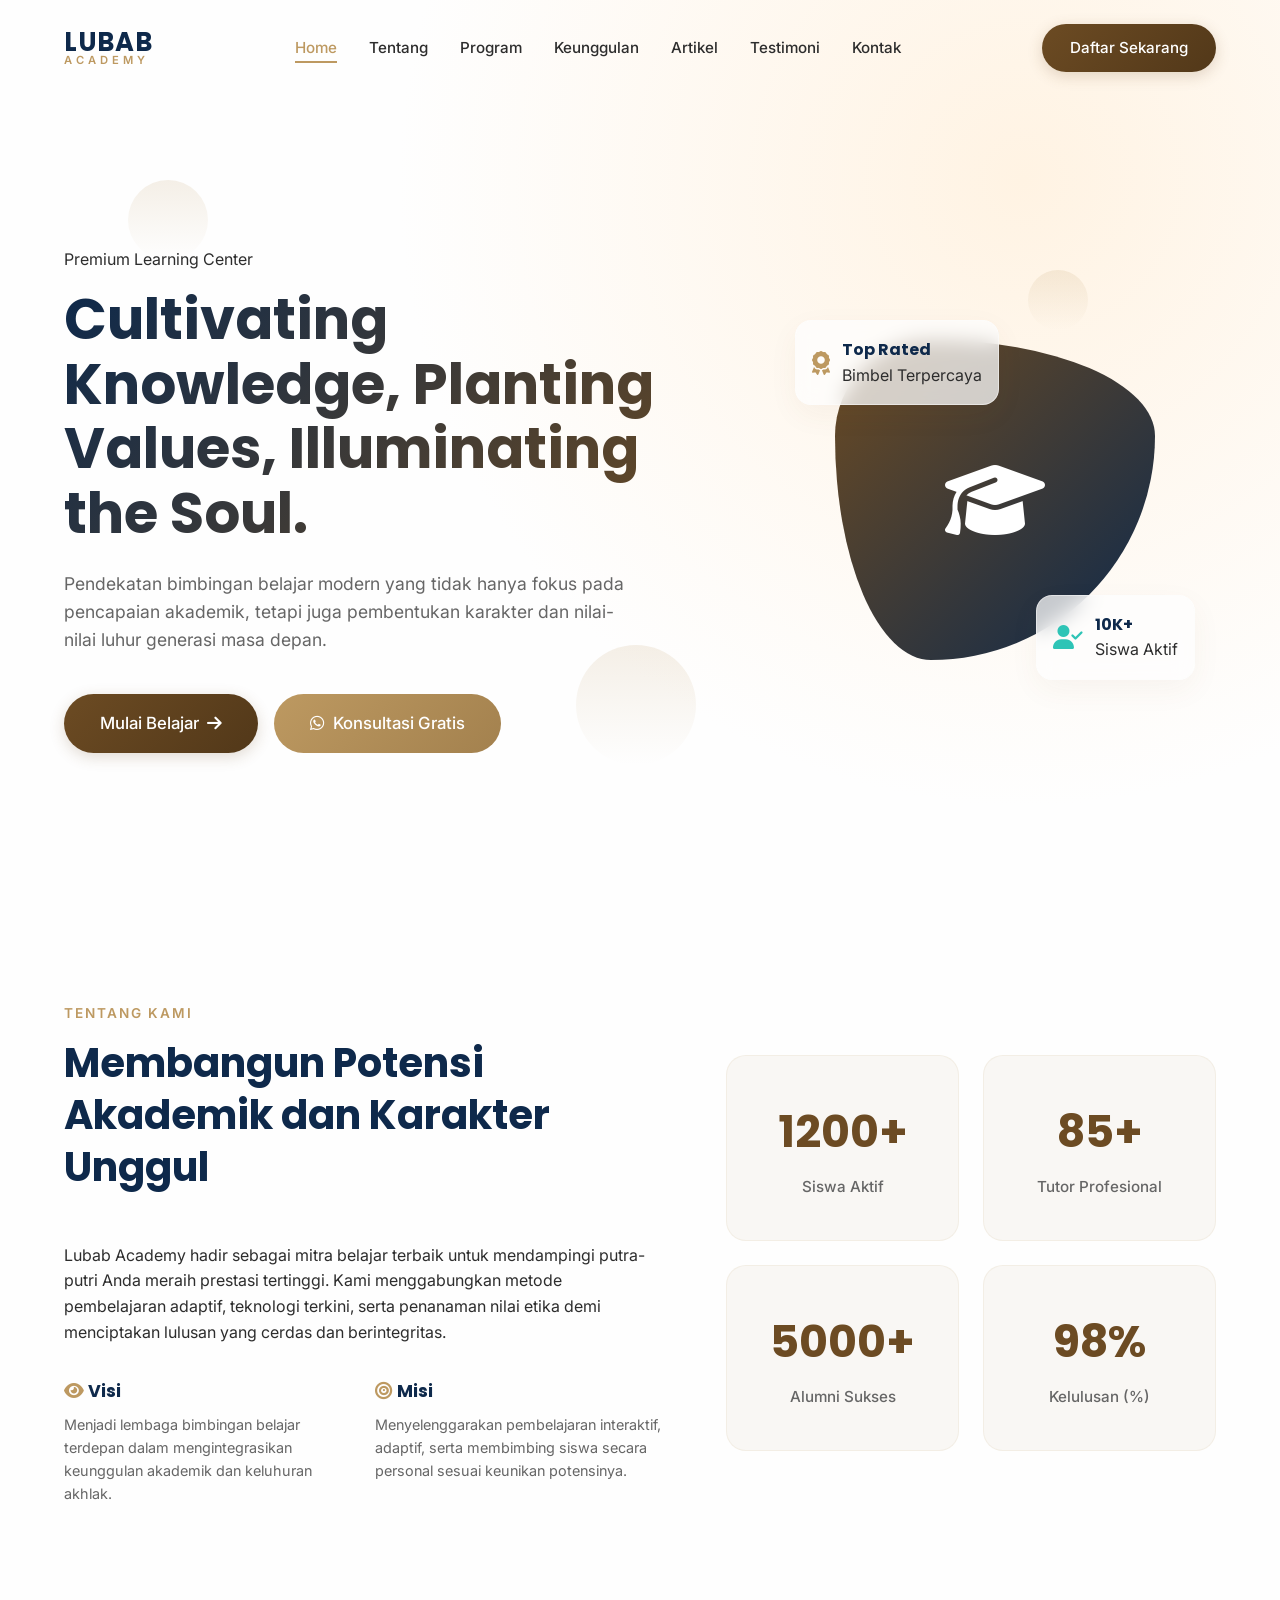
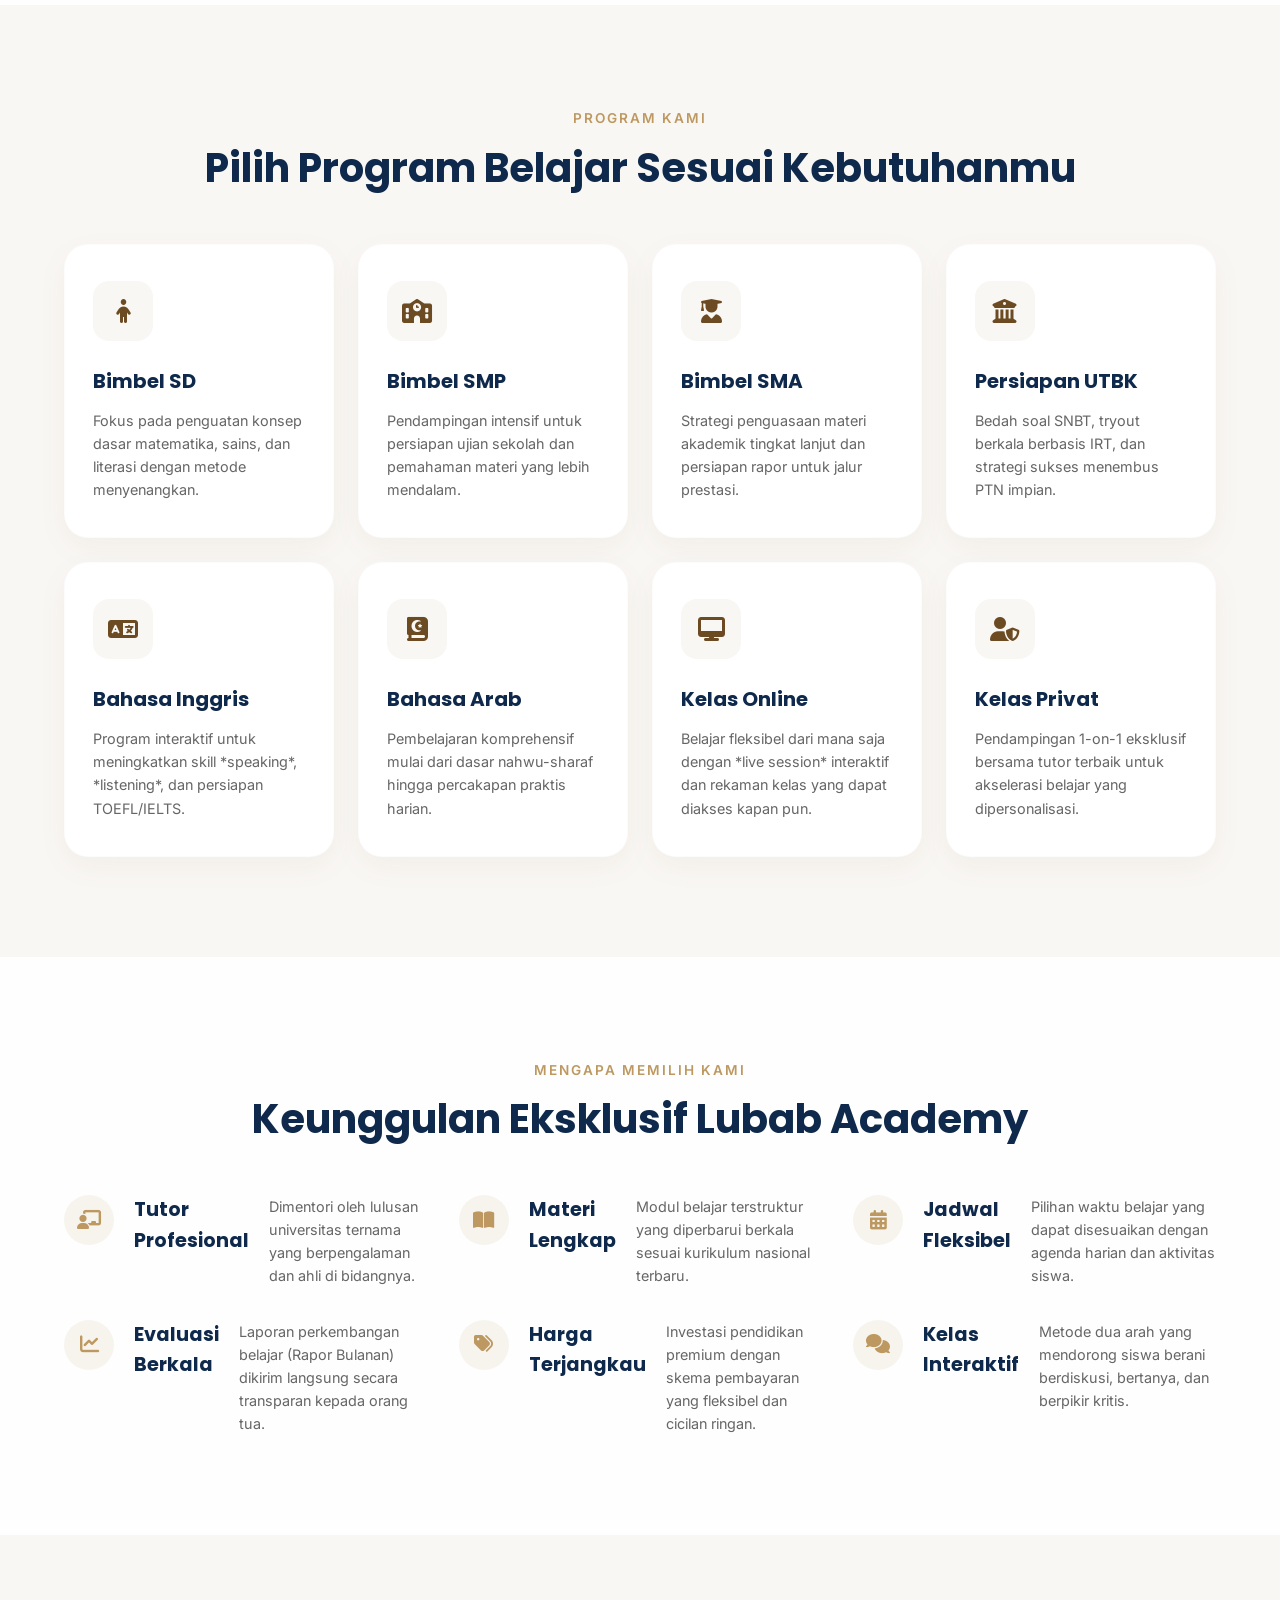
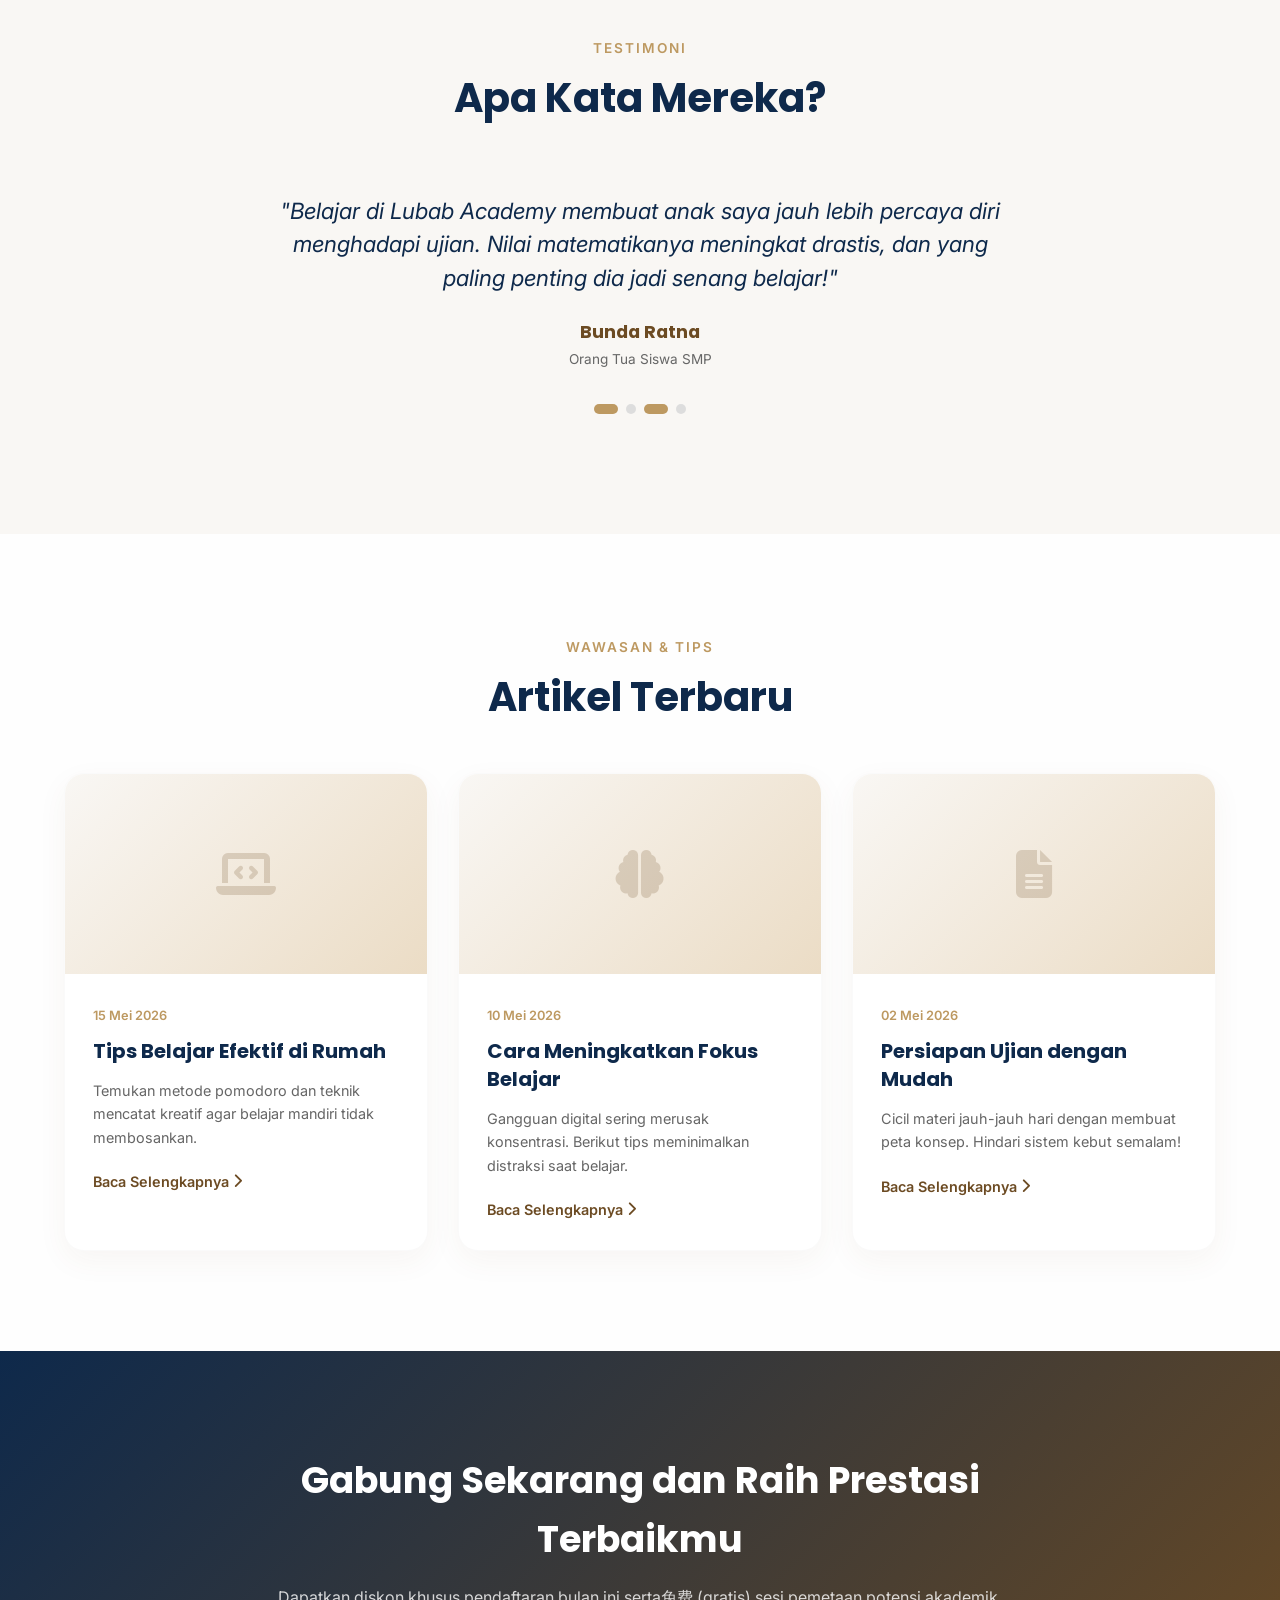
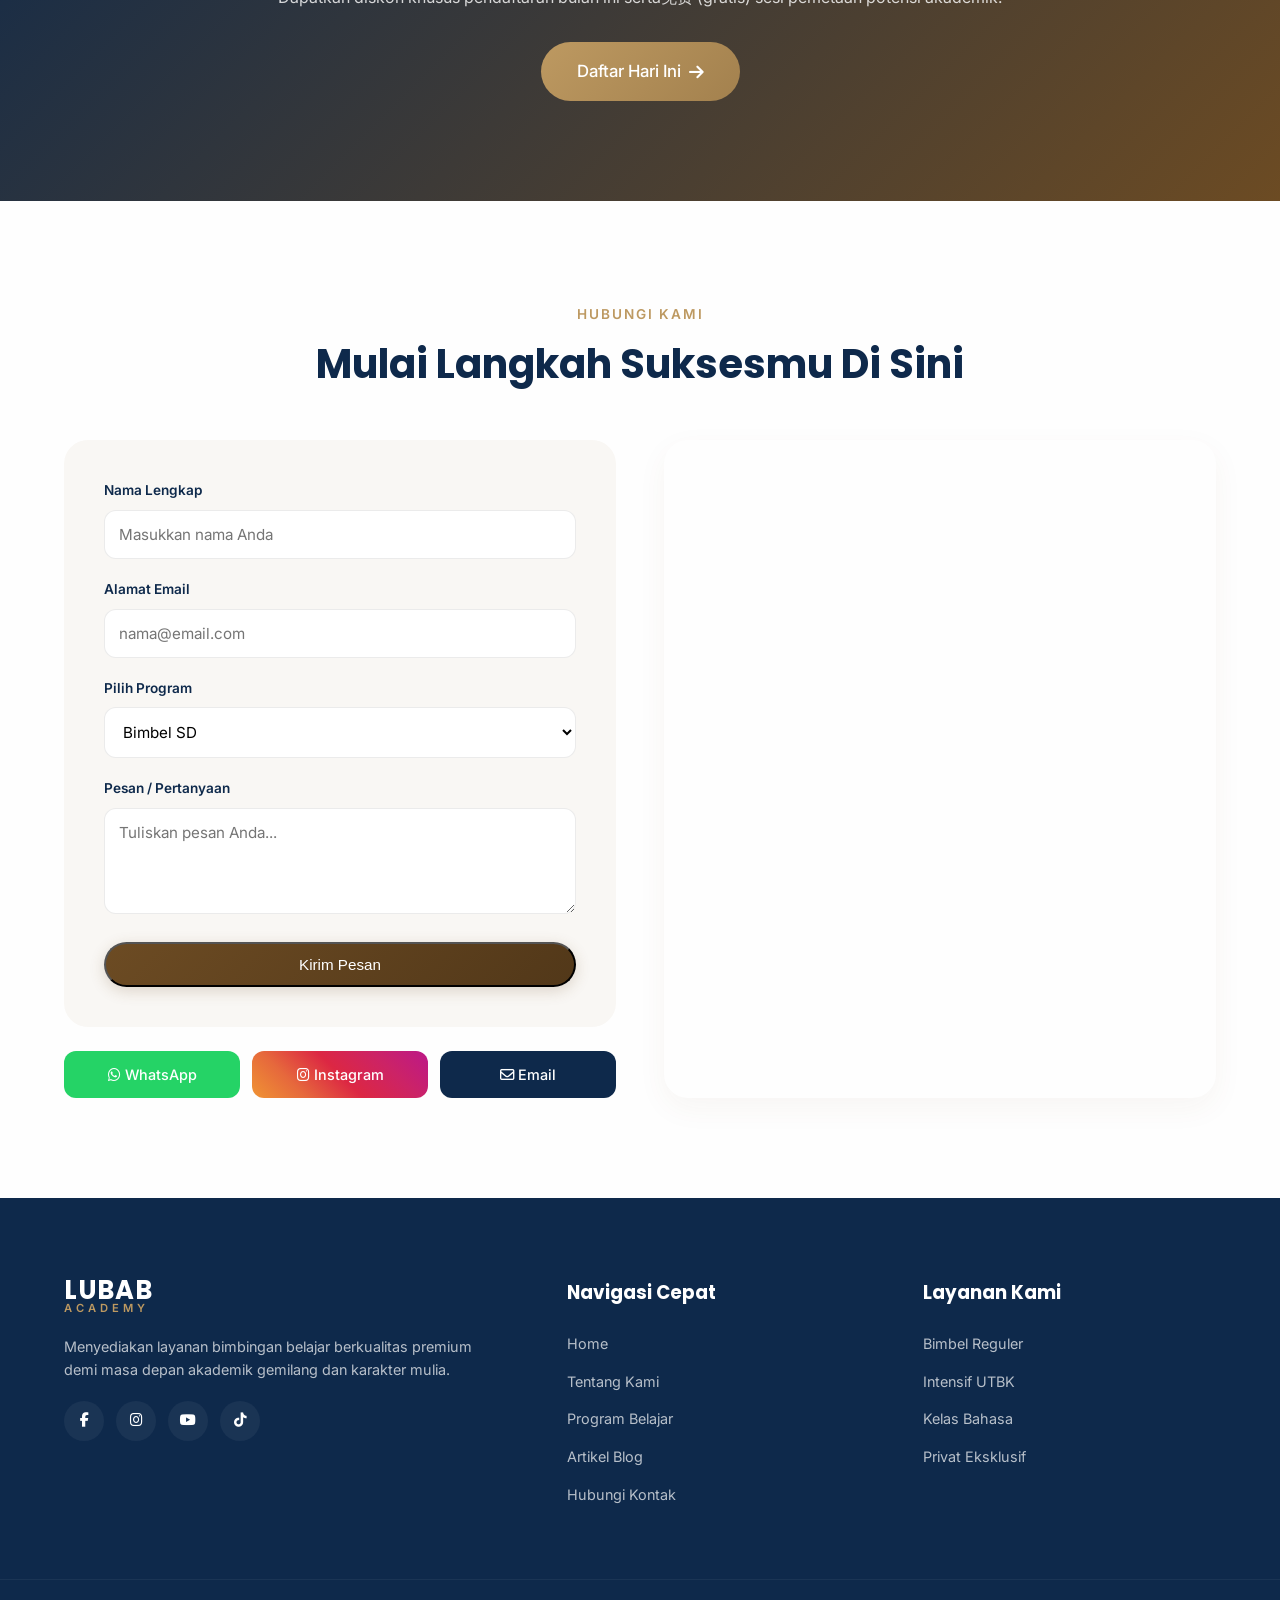
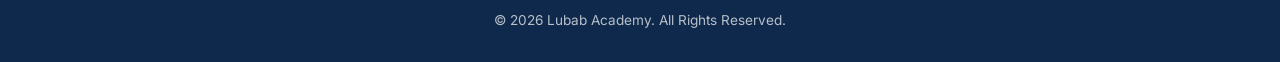
<file: Index.html>
<!DOCTYPE html>
<html lang="id">
<head>
    <meta charset="UTF-8">
    <meta name="viewport" content="width=device-width, initial-scale=1.0">
    <meta name="description" content="Lubab Academy - Lembaga bimbingan belajar modern dan premium. Cultivating Knowledge, Planting Values, Illuminating the Soul.">
    <meta name="keywords" content="bimbel, bimbingan belajar, UTBK, SD, SMP, SMA, Lubab Academy, les privat">
    <title>Lubab Academy | Modern & Premium Education</title>
    
    <link rel="preconnect" href="https://fonts.googleapis.com">
    <link rel="preconnect" href="https://fonts.gstatic.com" crossorigin>
    <link href="https://fonts.googleapis.com/css2?family=Inter:wght@300;400;500;600;700&family=Poppins:wght@400;600;700&display=swap" rel="stylesheet">
    <link rel="stylesheet" href="https://cdnjs.cloudflare.com/ajax/libs/font-awesome/6.4.0/css/all.min.css">
    
    <link rel="stylesheet" href="style.css">
</head>
<body>
    <script src="script.js"></script>

    <nav class="navbar">
        <div class="nav-container">
            <a href="#home" class="logo">
                <span class="logo-text">LUBAB</span>
                <span class="logo-sub">ACADEMY</span>
            </a>
            
            <ul class="nav-menu" id="navMenu">
                <li><a href="#home" class="nav-link active">Home</a></li>
                <li><a href="#tentang" class="nav-link">Tentang</a></li>
                <li><a href="#program" class="nav-link">Program</a></li>
                <li><a href="#keunggulan" class="nav-link">Keunggulan</a></li>
                <li><a href="#artikel" class="nav-link">Artikel</a></li>
                <li><a href="#testimoni" class="nav-link">Testimoni</a></li>
                <li><a href="#kontak" class="nav-link">Kontak</a></li>
                <li class="nav-btn-mobile"><a href="#kontak" class="btn btn-primary">Daftar Sekarang</a></li>
            </ul>

            <div class="nav-actions">
                <a href="#kontak" class="btn btn-primary btn-nav">Daftar Sekarang</a>
                <div class="hamburger" id="hamburger">
                    <span class="bar"></span>
                    <span class="bar"></span>
                    <span class="bar"></span>
                </div>
            </div>
        </div>
    </nav>

    <section id="home" class="hero-section">
        <div class="floating-shape shape-1"></div>
        <div class="floating-shape shape-2"></div>
        <div class="floating-shape shape-3"></div>
        
        <div class="hero-container">
            <div class="hero-content scroll-reveal">
                <span class="badge">Premium Learning Center</span>
                <h1>Cultivating Knowledge, Planting Values, Illuminating the Soul.</h1>
                <p>Pendekatan bimbingan belajar modern yang tidak hanya fokus pada pencapaian akademik, tetapi juga pembentukan karakter dan nilai-nilai luhur generasi masa depan.</p>
                <div class="hero-buttons">
                    <a href="#program" class="btn btn-primary btn-lg">Mulai Belajar <i class="fas fa-arrow-right"></i></a>
                    <a href="https://wa.me/6281234567890" target="_blank" class="btn btn-secondary btn-lg"><i class="fab fa-whatsapp"></i> Konsultasi Gratis</a>
                </div>
            </div>
            <div class="hero-visual scroll-reveal">
                <div class="hero-image-wrapper">
                    <div class="glass-card experience-card">
                        <i class="fas fa-award"></i>
                        <div>
                            <h4>Top Rated</h4>
                            <p>Bimbel Terpercaya</p>
                        </div>
                    </div>
                    <div class="glass-card student-card">
                        <i class="fas fa-user-check"></i>
                        <div>
                            <h4>10K+</h4>
                            <p>Siswa Aktif</p>
                        </div>
                    </div>
                    <div class="main-illustration">
                        <i class="fas fa-graduation-cap"></i>
                    </div>
                </div>
            </div>
        </div>
    </section>

    <section id="tentang" class="about-section section-padding">
        <div class="container">
            <div class="about-grid">
                <div class="about-text scroll-reveal">
                    <span class="section-subtitle">Tentang Kami</span>
                    <h2 class="section-title">Membangun Potensi Akademik dan Karakter Unggul</h2>
                    <p>Lubab Academy hadir sebagai mitra belajar terbaik untuk mendampingi putra-putri Anda meraih prestasi tertinggi. Kami menggabungkan metode pembelajaran adaptif, teknologi terkini, serta penanaman nilai etika demi menciptakan lulusan yang cerdas dan berintegritas.</p>
                    
                    <div class="vision-mission">
                        <div class="vm-item">
                            <h4><i class="fas fa-eye text-gold"></i> Visi</h4>
                            <p>Menjadi lembaga bimbingan belajar terdepan dalam mengintegrasikan keunggulan akademik dan keluhuran akhlak.</p>
                        </div>
                        <div class="vm-item">
                            <h4><i class="fas fa-bullseye text-gold"></i> Misi</h4>
                            <p>Menyelenggarakan pembelajaran interaktif, adaptif, serta membimbing siswa secara personal sesuai keunikan potensinya.</p>
                        </div>
                    </div>
                </div>
                
                <div class="about-stats scroll-reveal">
                    <div class="stats-grid">
                        <div class="stat-card">
                            <h3 class="counter" data-target="1200">0</h3>
                            <p>Siswa Aktif</p>
                        </div>
                        <div class="stat-card">
                            <h3 class="counter" data-target="85">0</h3>
                            <p>Tutor Profesional</p>
                        </div>
                        <div class="stat-card">
                            <h3 class="counter" data-target="5000">0</h3>
                            <p>Alumni Sukses</p>
                        </div>
                        <div class="stat-card">
                            <h3 class="counter" data-target="98">0</h3>
                            <p>Kelulusan (%)</p>
                        </div>
                    </div>
                </div>
            </div>
        </div>
    </section>

    <section id="program" class="program-section section-padding bg-light">
        <div class="container">
            <div class="text-center scroll-reveal">
                <span class="section-subtitle">Program Kami</span>
                <h2 class="section-title">Pilih Program Belajar Sesuai Kebutuhanmu</h2>
            </div>
            
            <div class="program-grid">
                <div class="program-card scroll-reveal">
                    <div class="program-icon"><i class="fas fa-child"></i></div>
                    <h3>Bimbel SD</h3>
                    <p>Fokus pada penguatan konsep dasar matematika, sains, dan literasi dengan metode menyenangkan.</p>
                </div>
                <div class="program-card scroll-reveal">
                    <div class="program-icon"><i class="fas fa-school"></i></div>
                    <h3>Bimbel SMP</h3>
                    <p>Pendampingan intensif untuk persiapan ujian sekolah dan pemahaman materi yang lebih mendalam.</p>
                </div>
                <div class="program-card scroll-reveal">
                    <div class="program-icon"><i class="fas fa-user-graduate"></i></div>
                    <h3>Bimbel SMA</h3>
                    <p>Strategi penguasaan materi akademik tingkat lanjut dan persiapan rapor untuk jalur prestasi.</p>
                </div>
                <div class="program-card scroll-reveal">
                    <div class="program-icon"><i class="fas fa-university"></i></div>
                    <h3>Persiapan UTBK</h3>
                    <p>Bedah soal SNBT, tryout berkala berbasis IRT, dan strategi sukses menembus PTN impian.</p>
                </div>
                <div class="program-card scroll-reveal">
                    <div class="program-icon"><i class="fas fa-language"></i></div>
                    <h3>Bahasa Inggris</h3>
                    <p>Program interaktif untuk meningkatkan skill *speaking*, *listening*, dan persiapan TOEFL/IELTS.</p>
                </div>
                <div class="program-card scroll-reveal">
                    <div class="program-icon"><i class="fas fa-book-quran"></i></div>
                    <h3>Bahasa Arab</h3>
                    <p>Pembelajaran komprehensif mulai dari dasar nahwu-sharaf hingga percakapan praktis harian.</p>
                </div>
                <div class="program-card scroll-reveal">
                    <div class="program-icon"><i class="fas fa-desktop"></i></div>
                    <h3>Kelas Online</h3>
                    <p>Belajar fleksibel dari mana saja dengan *live session* interaktif dan rekaman kelas yang dapat diakses kapan pun.</p>
                </div>
                <div class="program-card scroll-reveal">
                    <div class="program-icon"><i class="fas fa-user-shield"></i></div>
                    <h3>Kelas Privat</h3>
                    <p>Pendampingan 1-on-1 eksklusif bersama tutor terbaik untuk akselerasi belajar yang dipersonalisasi.</p>
                </div>
            </div>
        </div>
    </section>

    <section id="keunggulan" class="features-section section-padding">
        <div class="container">
            <div class="text-center scroll-reveal">
                <span class="section-subtitle">Mengapa Memilih Kami</span>
                <h2 class="section-title">Keunggulan Eksklusif Lubab Academy</h2>
            </div>
            
            <div class="features-grid">
                <div class="feature-item scroll-reveal">
                    <div class="feature-icon"><i class="fas fa-chalkboard-teacher"></i></div>
                    <h3>Tutor Profesional</h3>
                    <p>Dimentori oleh lulusan universitas ternama yang berpengalaman dan ahli di bidangnya.</p>
                </div>
                <div class="feature-item scroll-reveal">
                    <div class="feature-icon"><i class="fas fa-book-open"></i></div>
                    <h3>Materi Lengkap</h3>
                    <p>Modul belajar terstruktur yang diperbarui berkala sesuai kurikulum nasional terbaru.</p>
                </div>
                <div class="feature-item scroll-reveal">
                    <div class="feature-icon"><i class="fas fa-calendar-alt"></i></div>
                    <h3>Jadwal Fleksibel</h3>
                    <p>Pilihan waktu belajar yang dapat disesuaikan dengan agenda harian dan aktivitas siswa.</p>
                </div>
                <div class="feature-item scroll-reveal">
                    <div class="feature-icon"><i class="fas fa-chart-line"></i></div>
                    <h3>Evaluasi Berkala</h3>
                    <p>Laporan perkembangan belajar (Rapor Bulanan) dikirim langsung secara transparan kepada orang tua.</p>
                </div>
                <div class="feature-item scroll-reveal">
                    <div class="feature-icon"><i class="fas fa-tags"></i></div>
                    <h3>Harga Terjangkau</h3>
                    <p>Investasi pendidikan premium dengan skema pembayaran yang fleksibel dan cicilan ringan.</p>
                </div>
                <div class="feature-item scroll-reveal">
                    <div class="feature-icon"><i class="fas fa-comments"></i></div>
                    <h3>Kelas Interaktif</h3>
                    <p>Metode dua arah yang mendorong siswa berani berdiskusi, bertanya, dan berpikir kritis.</p>
                </div>
            </div>
        </div>
    </section>

    <section id="testimoni" class="testi-section section-padding bg-light">
        <div class="container">
            <div class="text-center scroll-reveal">
                <span class="section-subtitle">Testimoni</span>
                <h2 class="section-title">Apa Kata Mereka?</h2>
            </div>
            
            <div class="testi-slider-container scroll-reveal">
                <div class="testi-slider" id="testiSlider">
                    <div class="testi-slide active">
                        <p class="testi-text">"Belajar di Lubab Academy membuat anak saya jauh lebih percaya diri menghadapi ujian. Nilai matematikanya meningkat drastis, dan yang paling penting dia jadi senang belajar!"</p>
                        <h4 class="testi-name">Bunda Ratna</h4>
                        <span class="testi-role">Orang Tua Siswa SMP</span>
                    </div>
                    <div class="testi-slide">
                        <p class="testi-text">"Materi UTBK-nya daging semua! Tutornya asyik diajak diskusi dan trik cepat menjawab soalnya sangat membantu waktu ujian sesungguhnya. Terima kasih, saya lolos PTN impian!"</p>
                        <h4 class="testi-name">Ahmad Fauzan</h4>
                        <span class="testi-role">Alumni - Lolos Universitas Indonesia</span>
                    </div>
                </div>
                <div class="slider-dots" id="sliderDots"></div>
            </div>
        </div>
    </section>

    <section id="artikel" class="blog-section section-padding">
        <div class="container">
            <div class="text-center scroll-reveal">
                <span class="section-subtitle">Wawasan & Tips</span>
                <h2 class="section-title">Artikel Terbaru</h2>
            </div>
            
            <div class="blog-grid">
                <article class="blog-card scroll-reveal">
                    <div class="blog-img-placeholder"><i class="fas fa-laptop-code"></i></div>
                    <div class="blog-content">
                        <span class="blog-date">15 Mei 2026</span>
                        <h3>Tips Belajar Efektif di Rumah</h3>
                        <p>Temukan metode pomodoro dan teknik mencatat kreatif agar belajar mandiri tidak membosankan.</p>
                        <a href="#" class="blog-link">Baca Selengkapnya <i class="fas fa-chevron-right"></i></a>
                    </div>
                </article>
                <article class="blog-card scroll-reveal">
                    <div class="blog-img-placeholder"><i class="fas fa-brain"></i></div>
                    <div class="blog-content">
                        <span class="blog-date">10 Mei 2026</span>
                        <h3>Cara Meningkatkan Fokus Belajar</h3>
                        <p>Gangguan digital sering merusak konsentrasi. Berikut tips meminimalkan distraksi saat belajar.</p>
                        <a href="#" class="blog-link">Baca Selengkapnya <i class="fas fa-chevron-right"></i></a>
                    </div>
                </article>
                <article class="blog-card scroll-reveal">
                    <div class="blog-img-placeholder"><i class="fas fa-file-alt"></i></div>
                    <div class="blog-content">
                        <span class="blog-date">02 Mei 2026</span>
                        <h3>Persiapan Ujian dengan Mudah</h3>
                        <p>Cicil materi jauh-jauh hari dengan membuat peta konsep. Hindari sistem kebut semalam!</p>
                        <a href="#" class="blog-link">Baca Selengkapnya <i class="fas fa-chevron-right"></i></a>
                    </div>
                </article>
            </div>
        </div>
    </section>

    <section class="cta-banner section-padding">
        <div class="cta-container text-center scroll-reveal">
            <h2>Gabung Sekarang dan Raih Prestasi Terbaikmu</h2>
            <p>Dapatkan diskon khusus pendaftaran bulan ini serta免费 (gratis) sesi pemetaan potensi akademik.</p>
            <a href="#kontak" class="btn btn-secondary btn-lg">Daftar Hari Ini <i class="fas fa-arrow-right"></i></a>
        </div>
    </section>

    <section id="kontak" class="contact-section section-padding">
        <div class="container">
            <div class="text-center scroll-reveal">
                <span class="section-subtitle">Hubungi Kami</span>
                <h2 class="section-title">Mulai Langkah Suksesmu Di Sini</h2>
            </div>
            
            <div class="contact-grid">
                <div class="contact-box scroll-reveal">
                    <form class="contact-form" id="contactForm">
                        <div class="form-group">
                            <label for="name">Nama Lengkap</label>
                            <input type="text" id="name" placeholder="Masukkan nama Anda" required>
                        </div>
                        <div class="form-group">
                            <label for="email">Alamat Email</label>
                            <input type="email" id="email" placeholder="nama@email.com" required>
                        </div>
                        <div class="form-group">
                            <label for="program-select">Pilih Program</label>
                            <select id="program-select">
                                <option value="SD">Bimbel SD</option>
                                <option value="SMP">Bimbel SMP</option>
                                <option value="SMA">Bimbel SMA</option>
                                <option value="UTBK">Persiapan UTBK</option>
                            </select>
                        </div>
                        <div class="form-group">
                            <label for="message">Pesan / Pertanyaan</label>
                            <textarea id="message" rows="4" placeholder="Tuliskan pesan Anda..." required></textarea>
                        </div>
                        <button type="submit" class="btn btn-primary btn-block">Kirim Pesan</button>
                    </form>
                    
                    <div class="quick-channels">
                        <a href="https://wa.me/6281234567890" target="_blank" class="channel-btn wa-btn"><i class="fab fa-whatsapp"></i> WhatsApp</a>
                        <a href="https://instagram.com" target="_blank" class="channel-btn ig-btn"><i class="fab fa-instagram"></i> Instagram</a>
                        <a href="mailto:info@lubabacademy.com" class="channel-btn email-btn"><i class="far fa-envelope"></i> Email</a>
                    </div>
                </div>
                
                <div class="map-box scroll-reveal">
                    <iframe src="https://www.google.com/maps/embed?pb=!11m18!1m12!1m3!1d3953.0351052822183!2d110.3761803!3d-7.7860226!2m3!1f0!2f0!3f0!3m2!1i1024!2i768!4f13.1!3m3!1m2!1s0x2e7a599723000001%3A0x7d6f5f903a45c364!2sYogyakarta!5e0!3m2!1sid!2sid!4v1710000000000!5m2!1sid!2sid" allowfullscreen="" loading="lazy" referrerpolicy="no-referrer-when-downgrade"></iframe>
                </div>
            </div>
        </div>
    </section>

    <footer class="footer">
        <div class="container footer-grid">
            <div class="footer-brand">
                <div class="logo">
                    <span class="logo-text">LUBAB</span>
                    <span class="logo-sub">ACADEMY</span>
                </div>
                <p class="footer-desc">Menyediakan layanan bimbingan belajar berkualitas premium demi masa depan akademik gemilang dan karakter mulia.</p>
                <div class="social-links">
                    <a href="#"><i class="fab fa-facebook-f"></i></a>
                    <a href="#"><i class="fab fa-instagram"></i></a>
                    <a href="#"><i class="fab fa-youtube"></i></a>
                    <a href="#"><i class="fab fa-tiktok"></i></a>
                </div>
            </div>
            
            <div class="footer-links">
                <h3>Navigasi Cepat</h3>
                <ul>
                    <li><a href="#home">Home</a></li>
                    <li><a href="#tentang">Tentang Kami</a></li>
                    <li><a href="#program">Program Belajar</a></li>
                    <li><a href="#artikel">Artikel Blog</a></li>
                    <li><a href="#kontak">Hubungi Kontak</a></li>
                </ul>
            </div>
            
            <div class="footer-links">
                <h3>Layanan Kami</h3>
                <ul>
                    <li><a href="#program">Bimbel Reguler</a></li>
                    <li><a href="#program">Intensif UTBK</a></li>
                    <li><a href="#program">Kelas Bahasa</a></li>
                    <li><a href="#program">Privat Eksklusif</a></li>
                </ul>
            </div>
        </div>
        
        <div class="footer-bottom text-center">
            <p>&copy; 2026 Lubab Academy. All Rights Reserved.</p>
        </div>
    </footer>

    <script src="script.js"></script>
</body>
</html>
</file>
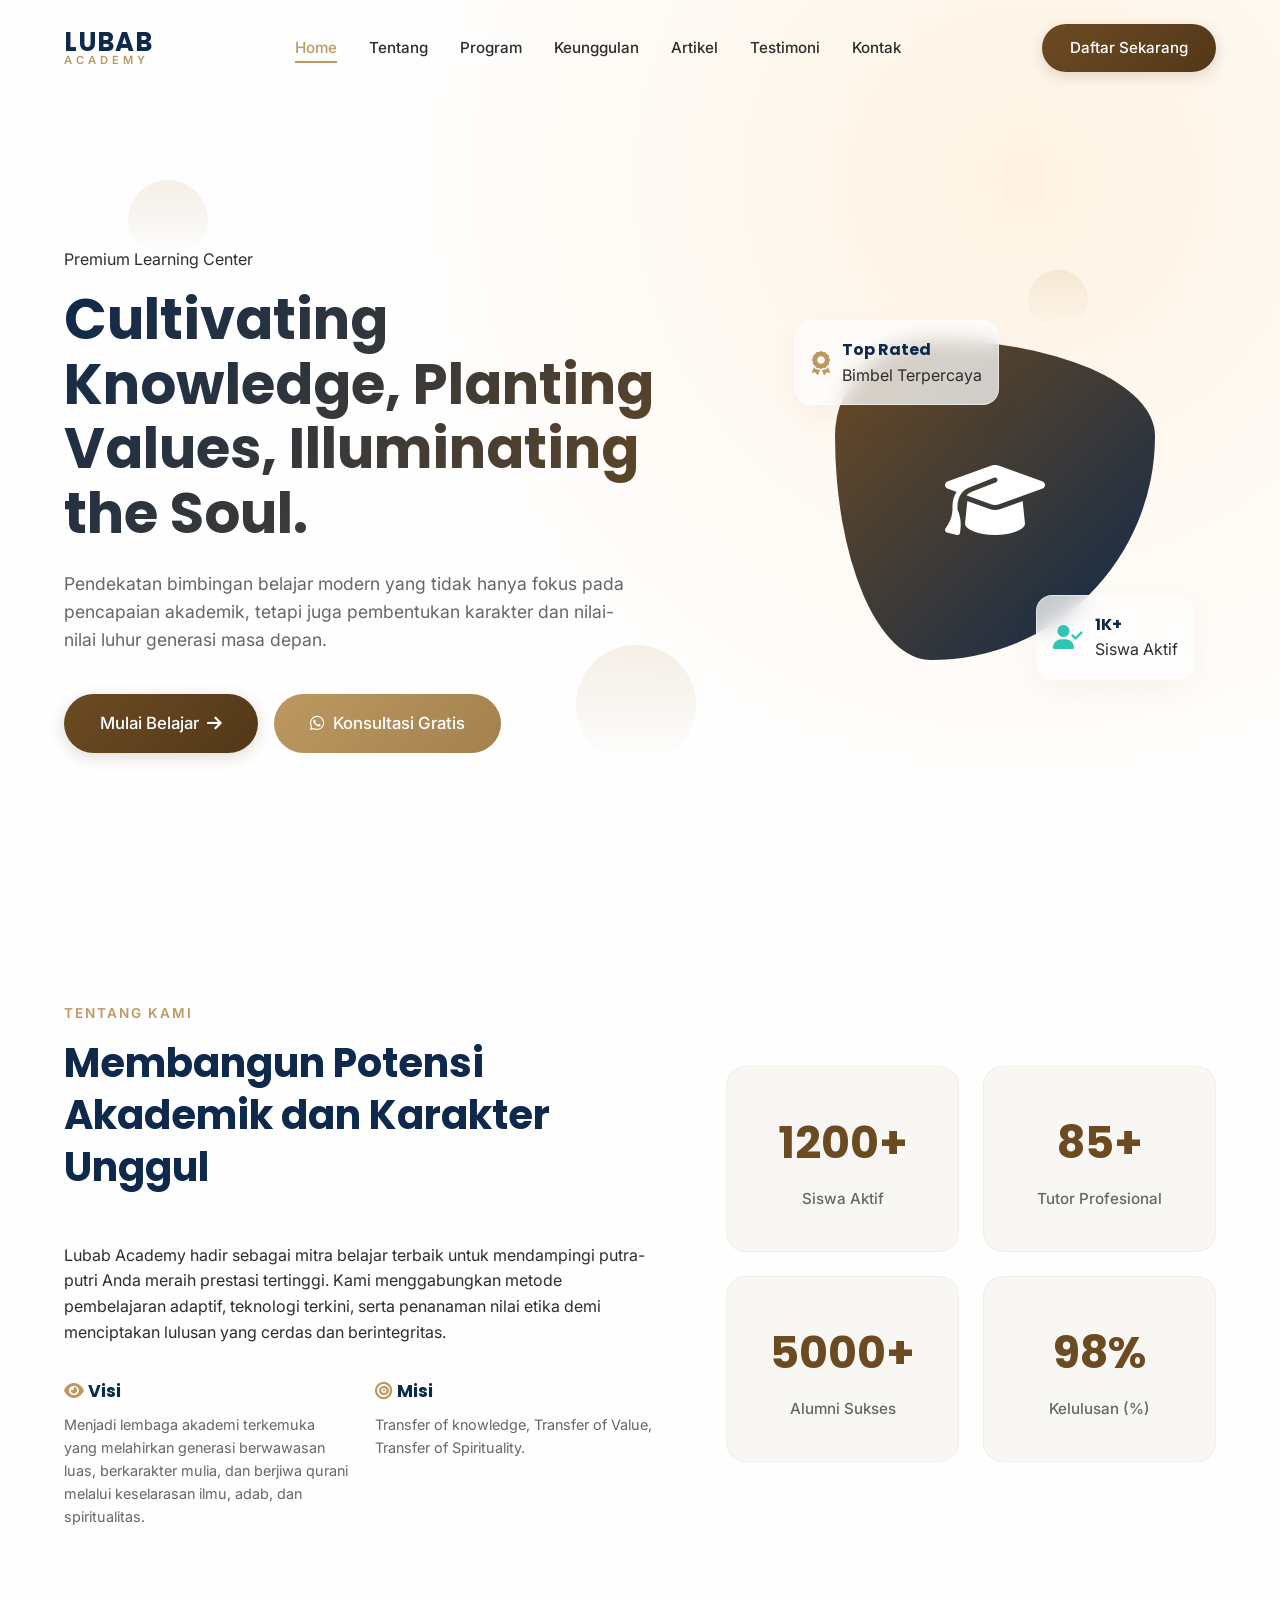
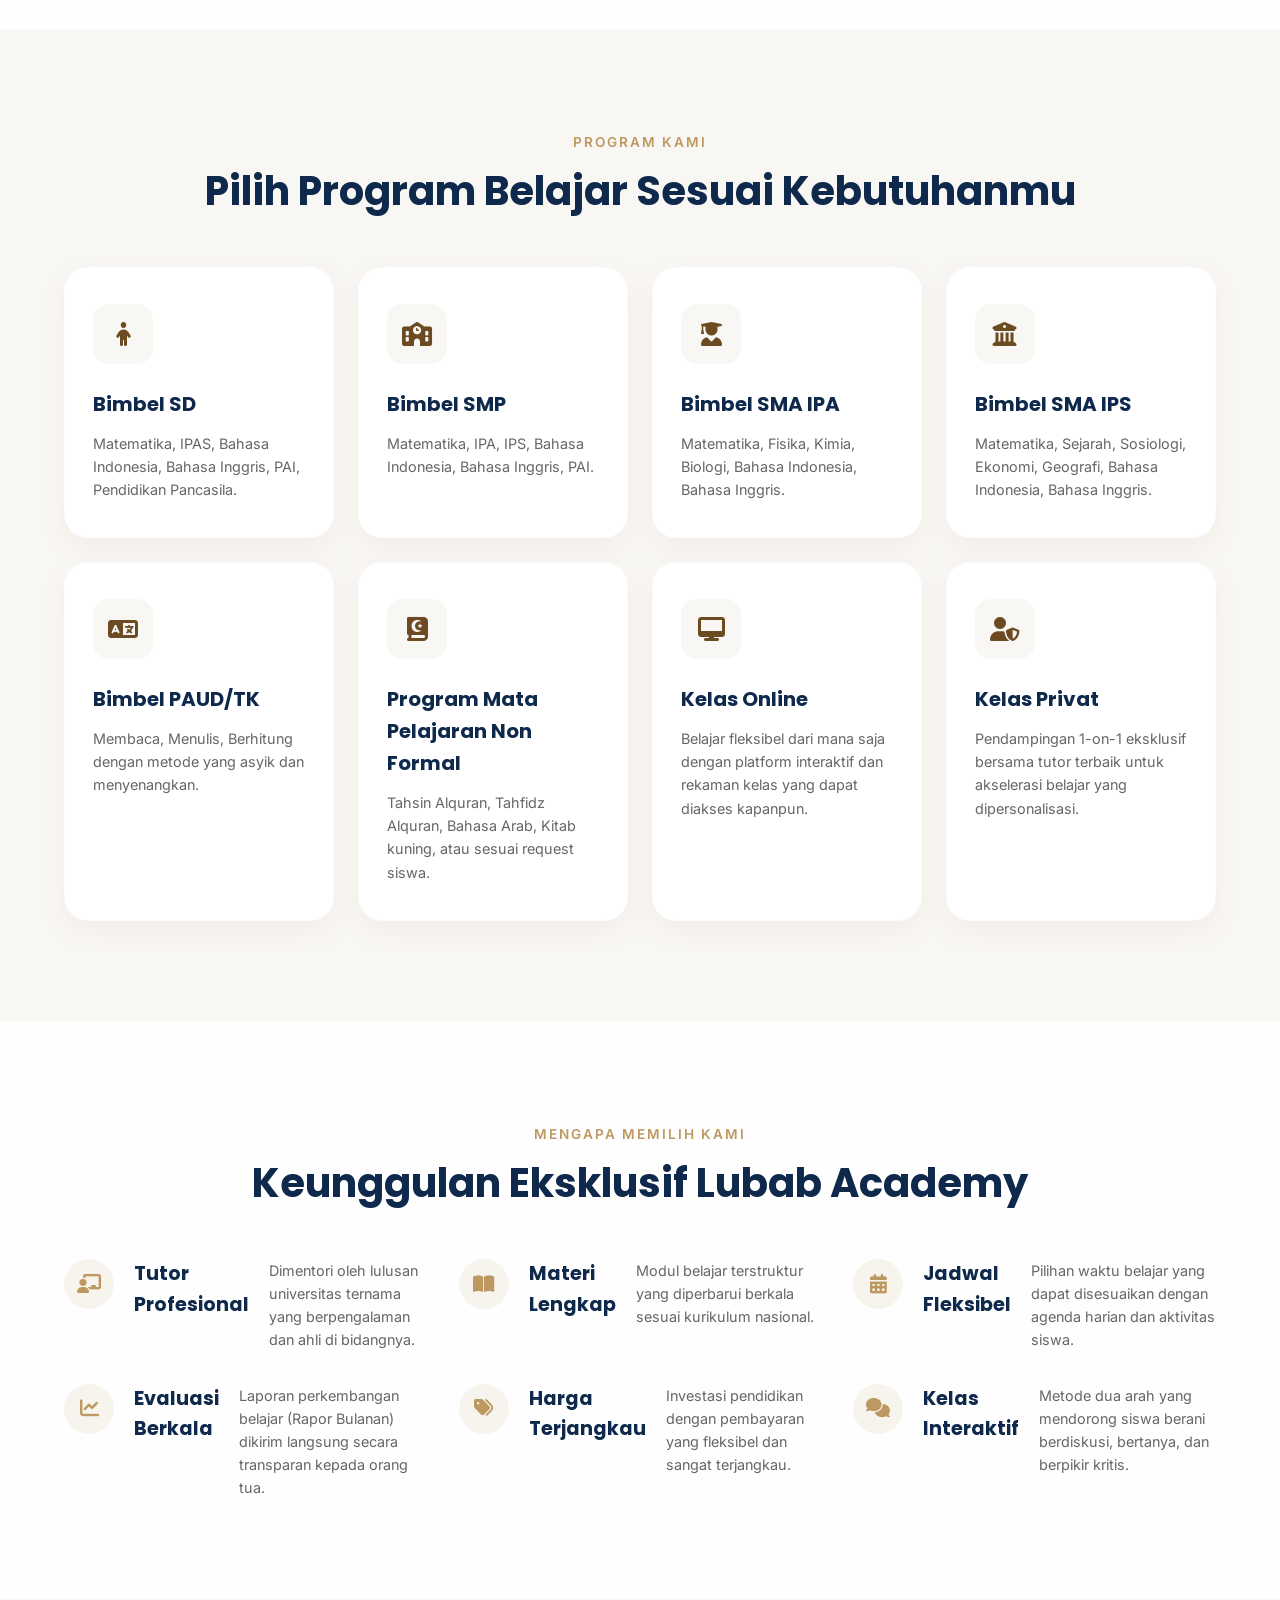
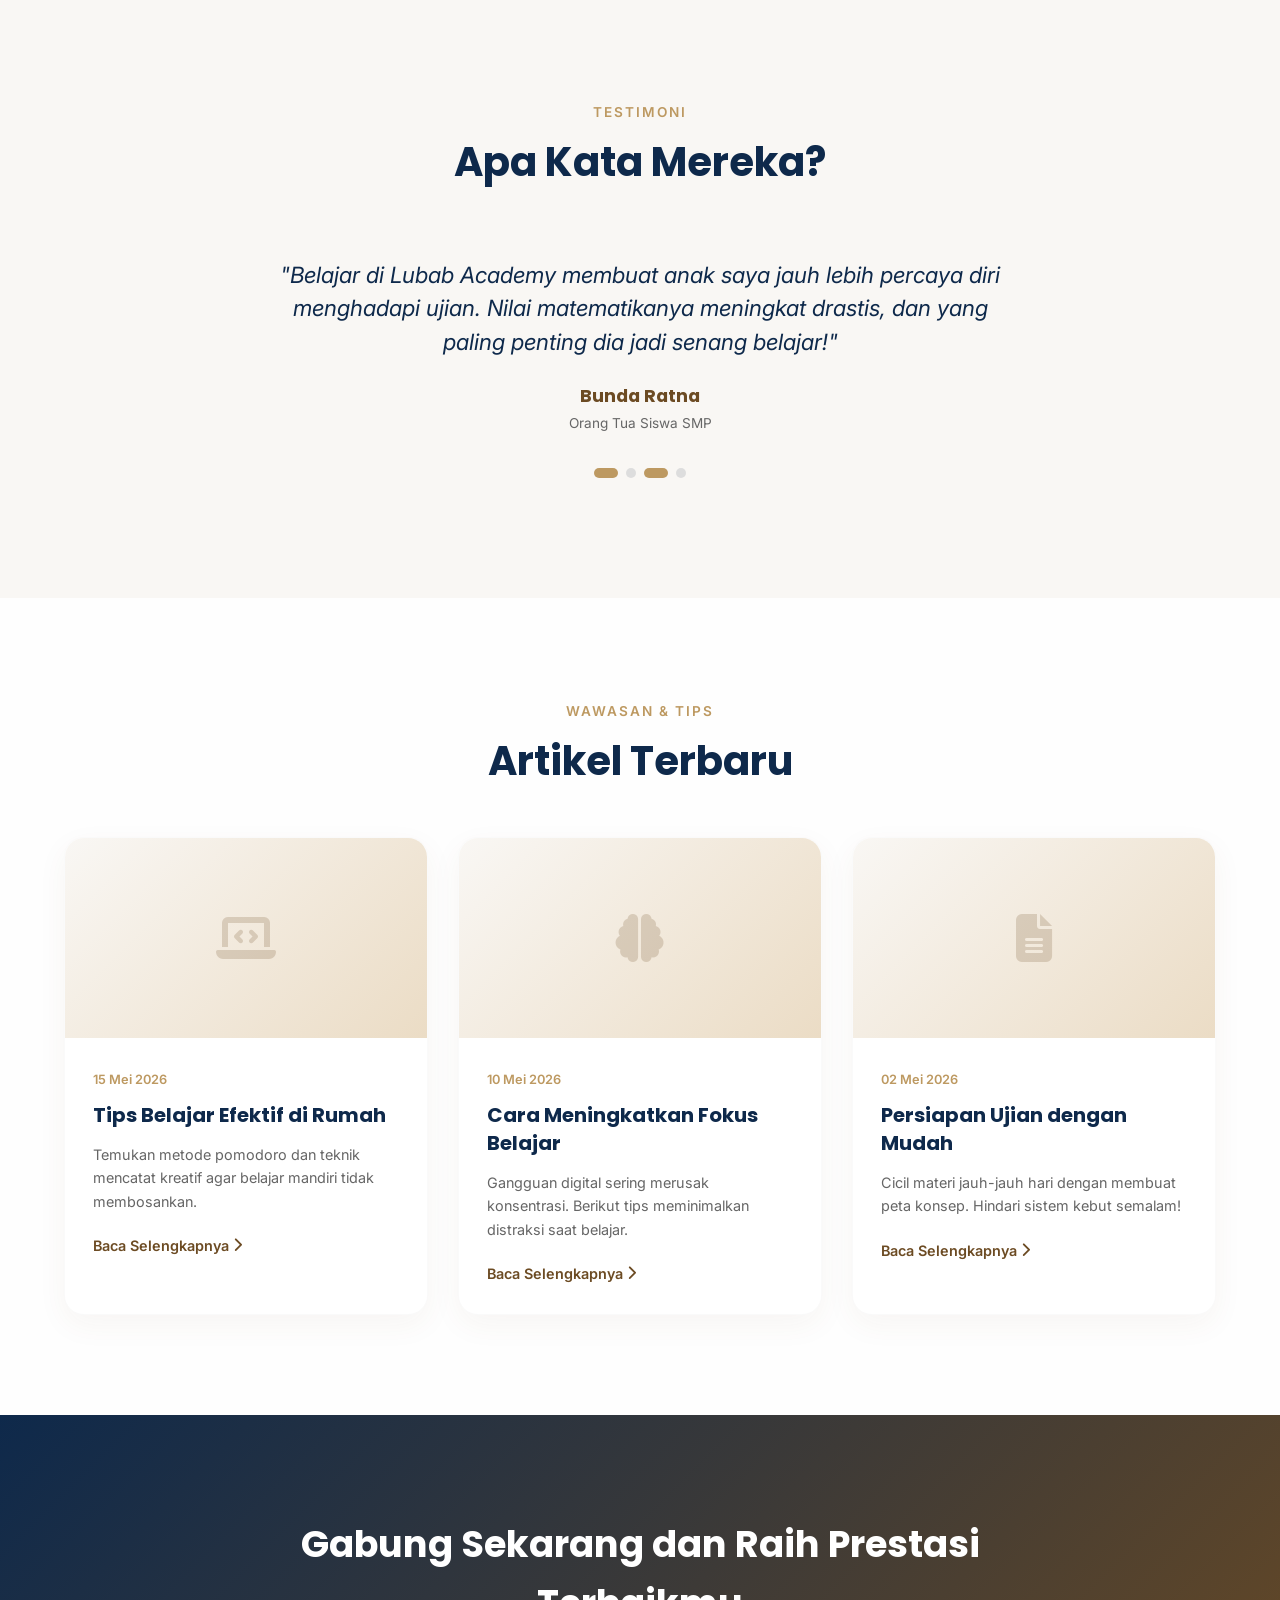
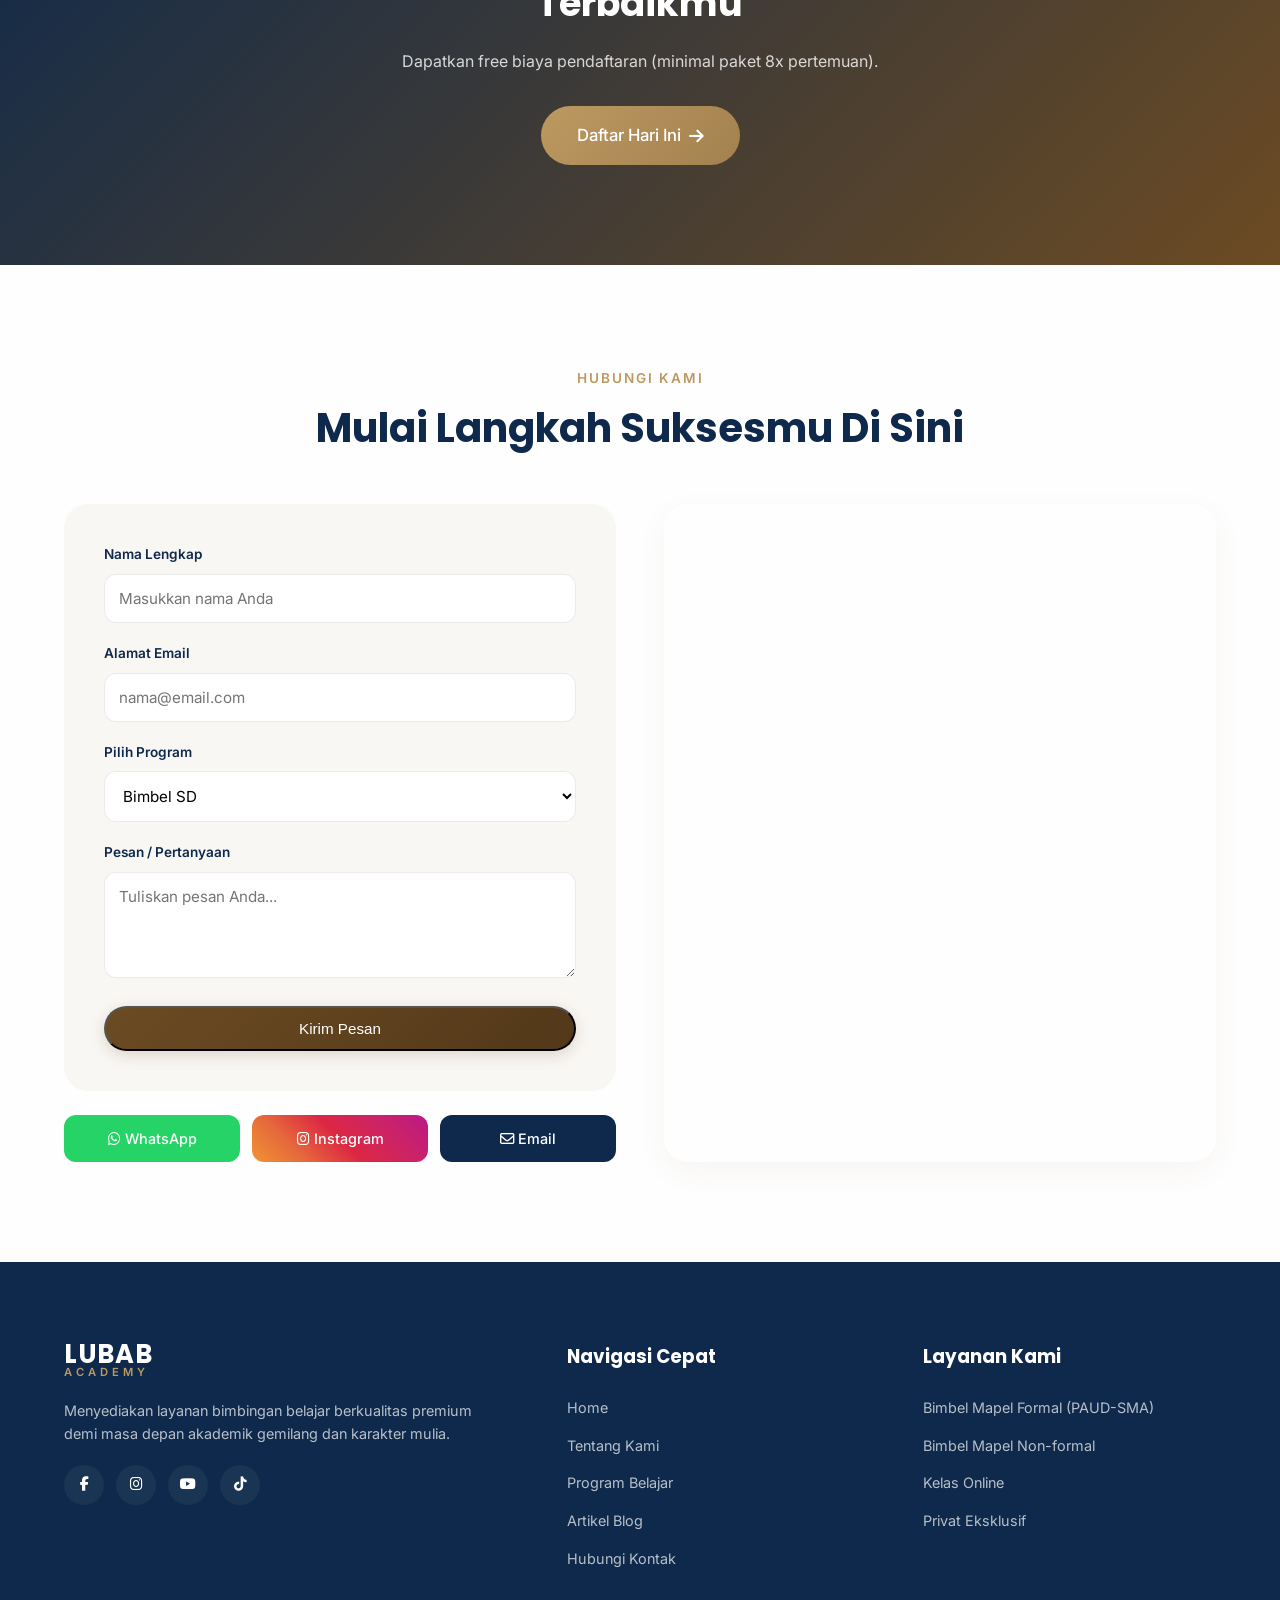
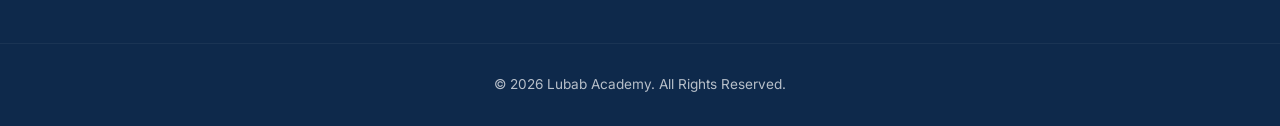
<file: index.html>
<!DOCTYPE html>
<html lang="id">
<head>
    <meta charset="UTF-8">
    <meta name="viewport" content="width=device-width, initial-scale=1.0">
    <meta name="description" content="Lubab Academy - Lembaga bimbingan belajar modern dan premium. Cultivating Knowledge, Planting Values, Illuminating the Soul.">
    <meta name="keywords" content="bimbel, bimbingan belajar, PAUD, TK, SD, SMP, SMA, Lubab Academy, les privat">
    <title>Lubab Academy | Modern & Premium Education</title>
    
    <link rel="preconnect" href="https://fonts.googleapis.com">
    <link rel="preconnect" href="https://fonts.gstatic.com" crossorigin>
    <link href="https://fonts.googleapis.com/css2?family=Inter:wght@300;400;500;600;700&family=Poppins:wght@400;600;700&display=swap" rel="stylesheet">
    <link rel="stylesheet" href="https://cdnjs.cloudflare.com/ajax/libs/font-awesome/6.4.0/css/all.min.css">
    
    <link rel="stylesheet" href="style.css">
</head>
<body>
    <script src="script.js"></script>

    <nav class="navbar">
        <div class="nav-container">
            <a href="#home" class="logo">
                <span class="logo-text">LUBAB</span>
                <span class="logo-sub">ACADEMY</span>
            </a>
            
            <ul class="nav-menu" id="navMenu">
                <li><a href="#home" class="nav-link active">Home</a></li>
                <li><a href="#tentang" class="nav-link">Tentang</a></li>
                <li><a href="#program" class="nav-link">Program</a></li>
                <li><a href="#keunggulan" class="nav-link">Keunggulan</a></li>
                <li><a href="#artikel" class="nav-link">Artikel</a></li>
                <li><a href="#testimoni" class="nav-link">Testimoni</a></li>
                <li><a href="#kontak" class="nav-link">Kontak</a></li>
                <li class="nav-btn-mobile"><a href="#kontak" class="btn btn-primary">Daftar Sekarang</a></li>
            </ul>

            <div class="nav-actions">
                <a href="#kontak" class="btn btn-primary btn-nav">Daftar Sekarang</a>
                <div class="hamburger" id="hamburger">
                    <span class="bar"></span>
                    <span class="bar"></span>
                    <span class="bar"></span>
                </div>
            </div>
        </div>
    </nav>

    <section id="home" class="hero-section">
        <div class="floating-shape shape-1"></div>
        <div class="floating-shape shape-2"></div>
        <div class="floating-shape shape-3"></div>
        
        <div class="hero-container">
            <div class="hero-content scroll-reveal">
                <span class="badge">Premium Learning Center</span>
                <h1>Cultivating Knowledge, Planting Values, Illuminating the Soul.</h1>
                <p>Pendekatan bimbingan belajar modern yang tidak hanya fokus pada pencapaian akademik, tetapi juga pembentukan karakter dan nilai-nilai luhur generasi masa depan.</p>
                <div class="hero-buttons">
                    <a href="#program" class="btn btn-primary btn-lg">Mulai Belajar <i class="fas fa-arrow-right"></i></a>
                    <a href="https://wa.me/6285876707092" target="_blank" class="btn btn-secondary btn-lg"><i class="fab fa-whatsapp"></i> Konsultasi Gratis</a>
                </div>
            </div>
            <div class="hero-visual scroll-reveal">
                <div class="hero-image-wrapper">
                    <div class="glass-card experience-card">
                        <i class="fas fa-award"></i>
                        <div>
                            <h4>Top Rated</h4>
                            <p>Bimbel Terpercaya</p>
                        </div>
                    </div>
                    <div class="glass-card student-card">
                        <i class="fas fa-user-check"></i>
                        <div>
                            <h4>1K+</h4>
                            <p>Siswa Aktif</p>
                        </div>
                    </div>
                    <div class="main-illustration">
                        <i class="fas fa-graduation-cap"></i>
                    </div>
                </div>
            </div>
        </div>
    </section>

    <section id="tentang" class="about-section section-padding">
        <div class="container">
            <div class="about-grid">
                <div class="about-text scroll-reveal">
                    <span class="section-subtitle">Tentang Kami</span>
                    <h2 class="section-title">Membangun Potensi Akademik dan Karakter Unggul</h2>
                    <p>Lubab Academy hadir sebagai mitra belajar terbaik untuk mendampingi putra-putri Anda meraih prestasi tertinggi. Kami menggabungkan metode pembelajaran adaptif, teknologi terkini, serta penanaman nilai etika demi menciptakan lulusan yang cerdas dan berintegritas.</p>
                    
                    <div class="vision-mission">
                        <div class="vm-item">
                            <h4><i class="fas fa-eye text-gold"></i> Visi</h4>
                            <p>Menjadi lembaga akademi terkemuka yang melahirkan generasi berwawasan luas, berkarakter mulia, dan berjiwa qurani melalui keselarasan ilmu, adab, dan spiritualitas.</p>
                        </div>
                        <div class="vm-item">
                            <h4><i class="fas fa-bullseye text-gold"></i> Misi</h4>
                            <p>Transfer of knowledge, Transfer of Value, Transfer of Spirituality.</p>
                        </div>
                    </div>
                </div>
                
                <div class="about-stats scroll-reveal">
                    <div class="stats-grid">
                        <div class="stat-card">
                            <h3 class="counter" data-target="1200">0</h3>
                            <p>Siswa Aktif</p>
                        </div>
                        <div class="stat-card">
                            <h3 class="counter" data-target="85">0</h3>
                            <p>Tutor Profesional</p>
                        </div>
                        <div class="stat-card">
                            <h3 class="counter" data-target="5000">0</h3>
                            <p>Alumni Sukses</p>
                        </div>
                        <div class="stat-card">
                            <h3 class="counter" data-target="98">0</h3>
                            <p>Kelulusan (%)</p>
                        </div>
                    </div>
                </div>
            </div>
        </div>
    </section>

    <section id="program" class="program-section section-padding bg-light">
        <div class="container">
            <div class="text-center scroll-reveal">
                <span class="section-subtitle">Program Kami</span>
                <h2 class="section-title">Pilih Program Belajar Sesuai Kebutuhanmu</h2>
            </div>
            
            <div class="program-grid">
                <div class="program-card scroll-reveal">
                    <div class="program-icon"><i class="fas fa-child"></i></div>
                    <h3>Bimbel SD</h3>
                    <p>Matematika, IPAS, Bahasa Indonesia, Bahasa Inggris, PAI, Pendidikan Pancasila.</p>
                </div>
                <div class="program-card scroll-reveal">
                    <div class="program-icon"><i class="fas fa-school"></i></div>
                    <h3>Bimbel SMP</h3>
                    <p>Matematika, IPA, IPS, Bahasa Indonesia, Bahasa Inggris, PAI.</p>
                </div>
                <div class="program-card scroll-reveal">
                    <div class="program-icon"><i class="fas fa-user-graduate"></i></div>
                    <h3>Bimbel SMA IPA</h3>
                    <p>Matematika, Fisika, Kimia, Biologi, Bahasa Indonesia, Bahasa Inggris.</p>
                </div>
                <div class="program-card scroll-reveal">
                    <div class="program-icon"><i class="fas fa-university"></i></div>
                    <h3>Bimbel SMA IPS</h3>
                    <p>Matematika, Sejarah, Sosiologi, Ekonomi, Geografi, Bahasa Indonesia, Bahasa Inggris.</p>
                </div>
                <div class="program-card scroll-reveal">
                    <div class="program-icon"><i class="fas fa-language"></i></div>
                    <h3>Bimbel PAUD/TK</h3>
                    <p>Membaca, Menulis, Berhitung dengan metode yang asyik dan menyenangkan.</p>
                </div>
                <div class="program-card scroll-reveal">
                    <div class="program-icon"><i class="fas fa-book-quran"></i></div>
                    <h3>Program Mata Pelajaran Non Formal</h3>
                    <p>Tahsin Alquran, Tahfidz Alquran, Bahasa Arab, Kitab kuning, atau sesuai request siswa.</p>
                </div>
                <div class="program-card scroll-reveal">
                    <div class="program-icon"><i class="fas fa-desktop"></i></div>
                    <h3>Kelas Online</h3>
                    <p>Belajar fleksibel dari mana saja dengan platform interaktif dan rekaman kelas yang dapat diakses kapanpun.</p>
                </div>
                <div class="program-card scroll-reveal">
                    <div class="program-icon"><i class="fas fa-user-shield"></i></div>
                    <h3>Kelas Privat</h3>
                    <p>Pendampingan 1-on-1 eksklusif bersama tutor terbaik untuk akselerasi belajar yang dipersonalisasi.</p>
                </div>
            </div>
        </div>
    </section>

    <section id="keunggulan" class="features-section section-padding">
        <div class="container">
            <div class="text-center scroll-reveal">
                <span class="section-subtitle">Mengapa Memilih Kami</span>
                <h2 class="section-title">Keunggulan Eksklusif Lubab Academy</h2>
            </div>
            
            <div class="features-grid">
                <div class="feature-item scroll-reveal">
                    <div class="feature-icon"><i class="fas fa-chalkboard-teacher"></i></div>
                    <h3>Tutor Profesional</h3>
                    <p>Dimentori oleh lulusan universitas ternama yang berpengalaman dan ahli di bidangnya.</p>
                </div>
                <div class="feature-item scroll-reveal">
                    <div class="feature-icon"><i class="fas fa-book-open"></i></div>
                    <h3>Materi Lengkap</h3>
                    <p>Modul belajar terstruktur yang diperbarui berkala sesuai kurikulum nasional.</p>
                </div>
                <div class="feature-item scroll-reveal">
                    <div class="feature-icon"><i class="fas fa-calendar-alt"></i></div>
                    <h3>Jadwal Fleksibel</h3>
                    <p>Pilihan waktu belajar yang dapat disesuaikan dengan agenda harian dan aktivitas siswa.</p>
                </div>
                <div class="feature-item scroll-reveal">
                    <div class="feature-icon"><i class="fas fa-chart-line"></i></div>
                    <h3>Evaluasi Berkala</h3>
                    <p>Laporan perkembangan belajar (Rapor Bulanan) dikirim langsung secara transparan kepada orang tua.</p>
                </div>
                <div class="feature-item scroll-reveal">
                    <div class="feature-icon"><i class="fas fa-tags"></i></div>
                    <h3>Harga Terjangkau</h3>
                    <p>Investasi pendidikan dengan pembayaran yang fleksibel dan sangat terjangkau.</p>
                </div>
                <div class="feature-item scroll-reveal">
                    <div class="feature-icon"><i class="fas fa-comments"></i></div>
                    <h3>Kelas Interaktif</h3>
                    <p>Metode dua arah yang mendorong siswa berani berdiskusi, bertanya, dan berpikir kritis.</p>
                </div>
            </div>
        </div>
    </section>

    <section id="testimoni" class="testi-section section-padding bg-light">
        <div class="container">
            <div class="text-center scroll-reveal">
                <span class="section-subtitle">Testimoni</span>
                <h2 class="section-title">Apa Kata Mereka?</h2>
            </div>
            
            <div class="testi-slider-container scroll-reveal">
                <div class="testi-slider" id="testiSlider">
                    <div class="testi-slide active">
                        <p class="testi-text">"Belajar di Lubab Academy membuat anak saya jauh lebih percaya diri menghadapi ujian. Nilai matematikanya meningkat drastis, dan yang paling penting dia jadi senang belajar!"</p>
                        <h4 class="testi-name">Bunda Ratna</h4>
                        <span class="testi-role">Orang Tua Siswa SMP</span>
                    </div>
                    <div class="testi-slide">
                        <p class="testi-text">"Materi UTBK-nya daging semua! Tutornya asyik diajak diskusi dan trik cepat menjawab soalnya sangat membantu waktu ujian sesungguhnya. Terima kasih, saya lolos PTN impian!"</p>
                        <h4 class="testi-name">Ahmad Fauzan</h4>
                        <span class="testi-role">Alumni - Lolos Universitas Indonesia</span>
                    </div>
                </div>
                <div class="slider-dots" id="sliderDots"></div>
            </div>
        </div>
    </section>

    <section id="artikel" class="blog-section section-padding">
        <div class="container">
            <div class="text-center scroll-reveal">
                <span class="section-subtitle">Wawasan & Tips</span>
                <h2 class="section-title">Artikel Terbaru</h2>
            </div>
            
            <div class="blog-grid">
                <article class="blog-card scroll-reveal">
                    <div class="blog-img-placeholder"><i class="fas fa-laptop-code"></i></div>
                    <div class="blog-content">
                        <span class="blog-date">15 Mei 2026</span>
                        <h3>Tips Belajar Efektif di Rumah</h3>
                        <p>Temukan metode pomodoro dan teknik mencatat kreatif agar belajar mandiri tidak membosankan.</p>
                        <a href="#" class="blog-link">Baca Selengkapnya <i class="fas fa-chevron-right"></i></a>
                    </div>
                </article>
                <article class="blog-card scroll-reveal">
                    <div class="blog-img-placeholder"><i class="fas fa-brain"></i></div>
                    <div class="blog-content">
                        <span class="blog-date">10 Mei 2026</span>
                        <h3>Cara Meningkatkan Fokus Belajar</h3>
                        <p>Gangguan digital sering merusak konsentrasi. Berikut tips meminimalkan distraksi saat belajar.</p>
                        <a href="#" class="blog-link">Baca Selengkapnya <i class="fas fa-chevron-right"></i></a>
                    </div>
                </article>
                <article class="blog-card scroll-reveal">
                    <div class="blog-img-placeholder"><i class="fas fa-file-alt"></i></div>
                    <div class="blog-content">
                        <span class="blog-date">02 Mei 2026</span>
                        <h3>Persiapan Ujian dengan Mudah</h3>
                        <p>Cicil materi jauh-jauh hari dengan membuat peta konsep. Hindari sistem kebut semalam!</p>
                        <a href="#" class="blog-link">Baca Selengkapnya <i class="fas fa-chevron-right"></i></a>
                    </div>
                </article>
            </div>
        </div>
    </section>

    <section class="cta-banner section-padding">
        <div class="cta-container text-center scroll-reveal">
            <h2>Gabung Sekarang dan Raih Prestasi Terbaikmu</h2>
            <p>Dapatkan free biaya pendaftaran (minimal paket 8x pertemuan).</p>
            <a href="#kontak" class="btn btn-secondary btn-lg">Daftar Hari Ini <i class="fas fa-arrow-right"></i></a>
        </div>
    </section>

    <section id="kontak" class="contact-section section-padding">
        <div class="container">
            <div class="text-center scroll-reveal">
                <span class="section-subtitle">Hubungi Kami</span>
                <h2 class="section-title">Mulai Langkah Suksesmu Di Sini</h2>
            </div>
            
            <div class="contact-grid">
                <div class="contact-box scroll-reveal">
                    <form class="contact-form" id="contactForm">
                        <div class="form-group">
                            <label for="name">Nama Lengkap</label>
                            <input type="text" id="name" placeholder="Masukkan nama Anda" required>
                        </div>
                        <div class="form-group">
                            <label for="email">Alamat Email</label>
                            <input type="email" id="email" placeholder="nama@email.com" required>
                        </div>
                        <div class="form-group">
                            <label for="program-select">Pilih Program</label>
                            <select id="program-select">
                                <option value="SD">Bimbel SD</option>
                                <option value="SMP">Bimbel SMP</option>
                                <option value="SMA">Bimbel SMA IPA</option>
                                <option value="UTBK">Bimbel SMA IPS</option>
                                <option value="UTBK">Bimbel PAUD</option>
                                <option value="UTBK">Bimbel TK</option>
                                <option value="UTBK">Bimbel Mapel Non Formal</option>
                            </select>
                        </div>
                        <div class="form-group">
                            <label for="message">Pesan / Pertanyaan</label>
                            <textarea id="message" rows="4" placeholder="Tuliskan pesan Anda..." required></textarea>
                        </div>
                        <button type="submit" class="btn btn-primary btn-block">Kirim Pesan</button>
                    </form>
                    
                    <div class="quick-channels">
                        <a href="https://wa.me/6281234567890" target="_blank" class="channel-btn wa-btn"><i class="fab fa-whatsapp"></i> WhatsApp</a>
                        <a href="https://instagram.com" target="_blank" class="channel-btn ig-btn"><i class="fab fa-instagram"></i> Instagram</a>
                        <a href="mailto:info@lubabacademy.com" class="channel-btn email-btn"><i class="far fa-envelope"></i> Email</a>
                    </div>
                </div>
                
                <div class="map-box scroll-reveal">
                    <iframe src="https://www.google.com/maps/embed?pb=!11m18!1m12!1m3!1d3953.0351052822183!2d110.3761803!3d-7.7860226!2m3!1f0!2f0!3f0!3m2!1i1024!2i768!4f13.1!3m3!1m2!1s0x2e7a599723000001%3A0x7d6f5f903a45c364!2sYogyakarta!5e0!3m2!1sid!2sid!4v1710000000000!5m2!1sid!2sid" allowfullscreen="" loading="lazy" referrerpolicy="no-referrer-when-downgrade"></iframe>
                </div>
            </div>
        </div>
    </section>

    <footer class="footer">
        <div class="container footer-grid">
            <div class="footer-brand">
                <div class="logo">
                    <span class="logo-text">LUBAB</span>
                    <span class="logo-sub">ACADEMY</span>
                </div>
                <p class="footer-desc">Menyediakan layanan bimbingan belajar berkualitas premium demi masa depan akademik gemilang dan karakter mulia.</p>
                <div class="social-links">
                    <a href="#"><i class="fab fa-facebook-f"></i></a>
                    <a href="#"><i class="fab fa-instagram"></i></a>
                    <a href="#"><i class="fab fa-youtube"></i></a>
                    <a href="#"><i class="fab fa-tiktok"></i></a>
                </div>
            </div>
            
            <div class="footer-links">
                <h3>Navigasi Cepat</h3>
                <ul>
                    <li><a href="#home">Home</a></li>
                    <li><a href="#tentang">Tentang Kami</a></li>
                    <li><a href="#program">Program Belajar</a></li>
                    <li><a href="#artikel">Artikel Blog</a></li>
                    <li><a href="#kontak">Hubungi Kontak</a></li>
                </ul>
            </div>
            
            <div class="footer-links">
                <h3>Layanan Kami</h3>
                <ul>
                    <li><a href="#program">Bimbel Mapel Formal (PAUD-SMA)</a></li>
                    <li><a href="#program">Bimbel Mapel Non-formal</a></li>
                    <li><a href="#program">Kelas Online</a></li>
                    <li><a href="#program">Privat Eksklusif</a></li>
                </ul>
            </div>
        </div>
        
        <div class="footer-bottom text-center">
            <p>&copy; 2026 Lubab Academy. All Rights Reserved.</p>
        </div>
    </footer>

    <script src="script.js"></script>
</body>
</html>
</file>
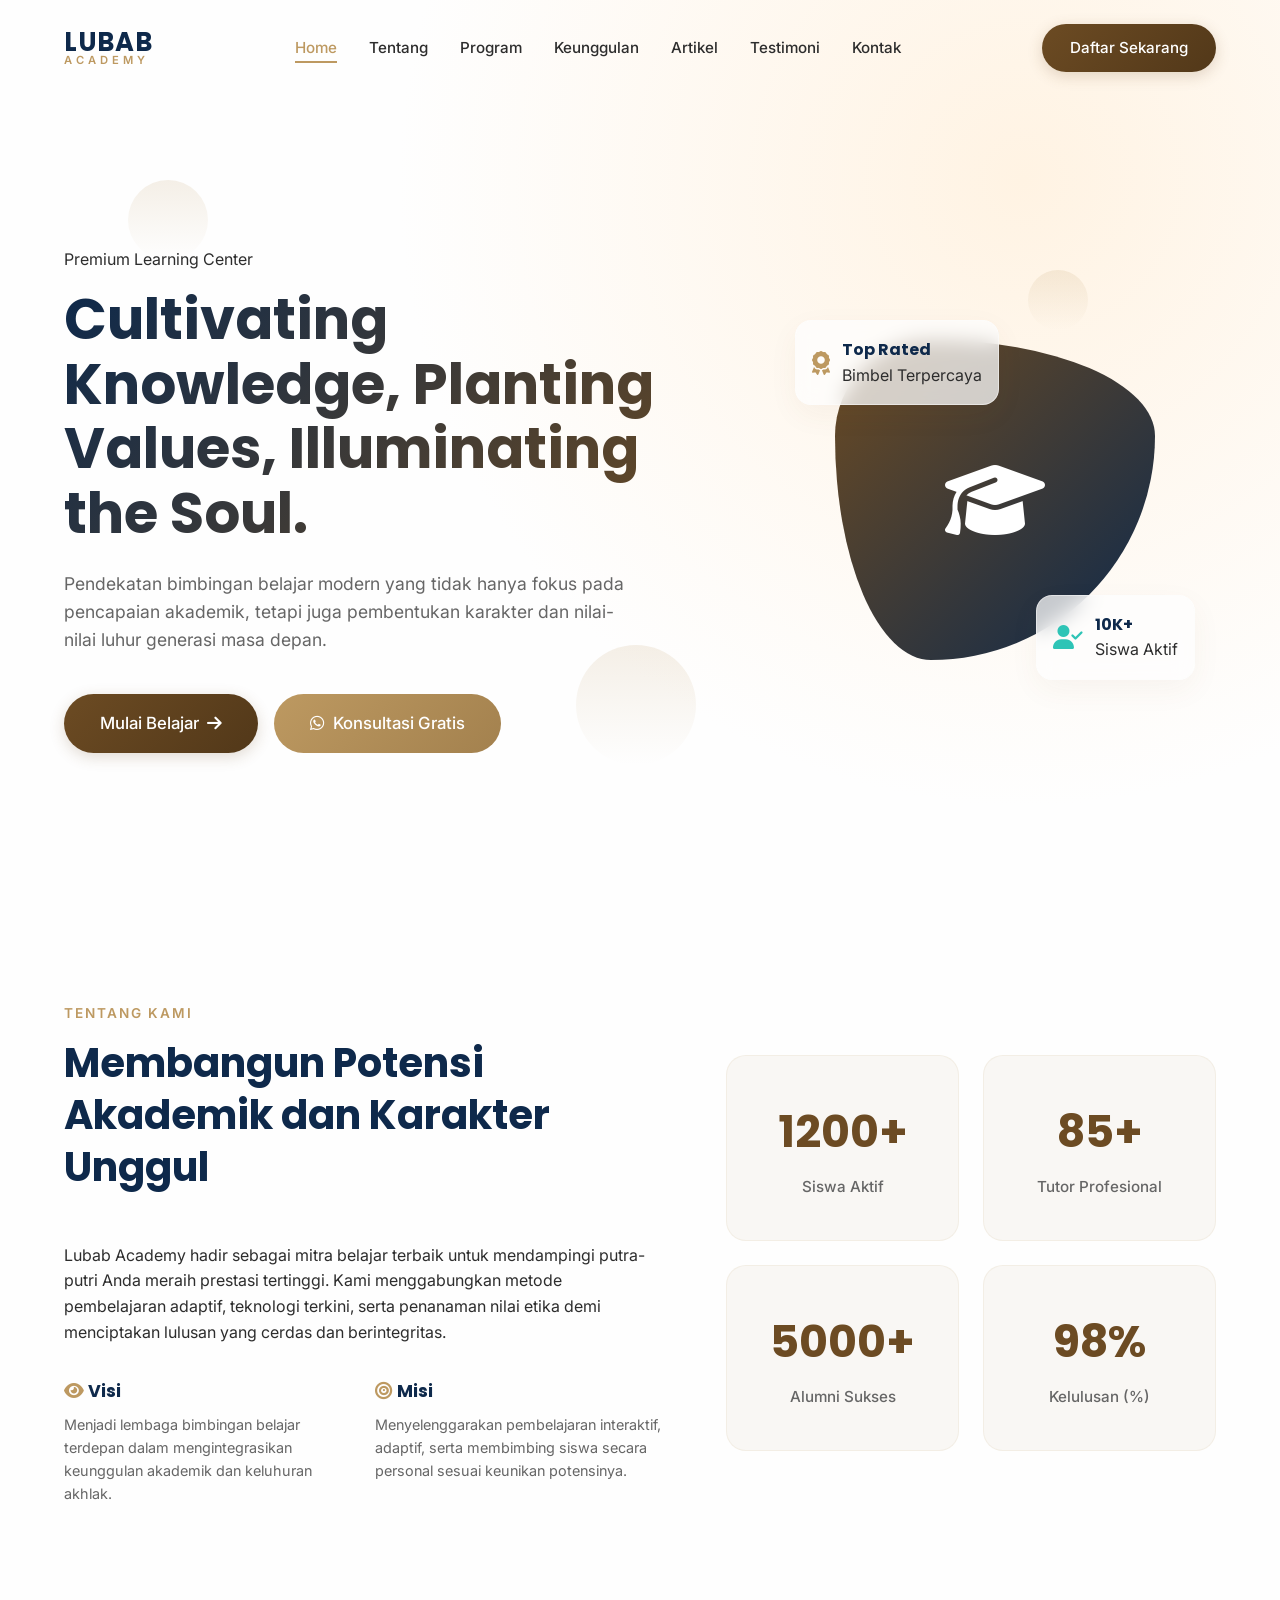
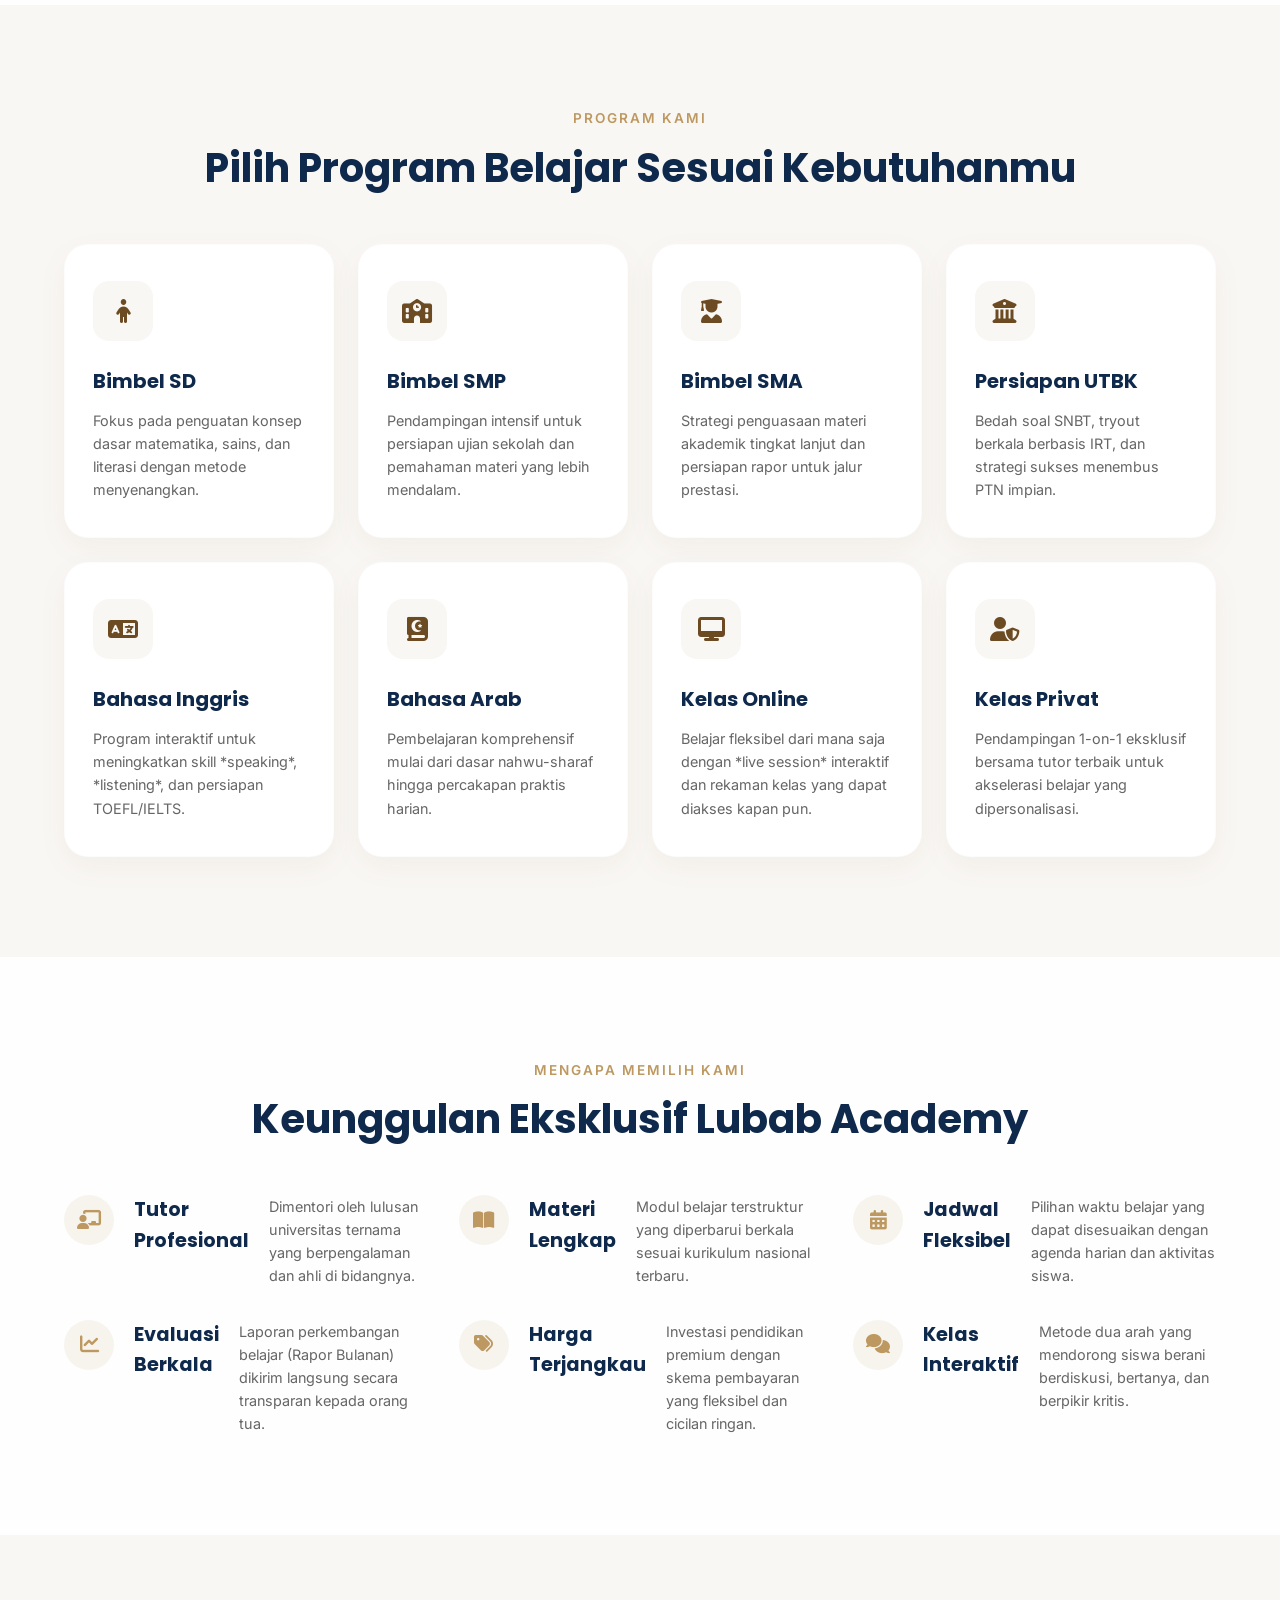
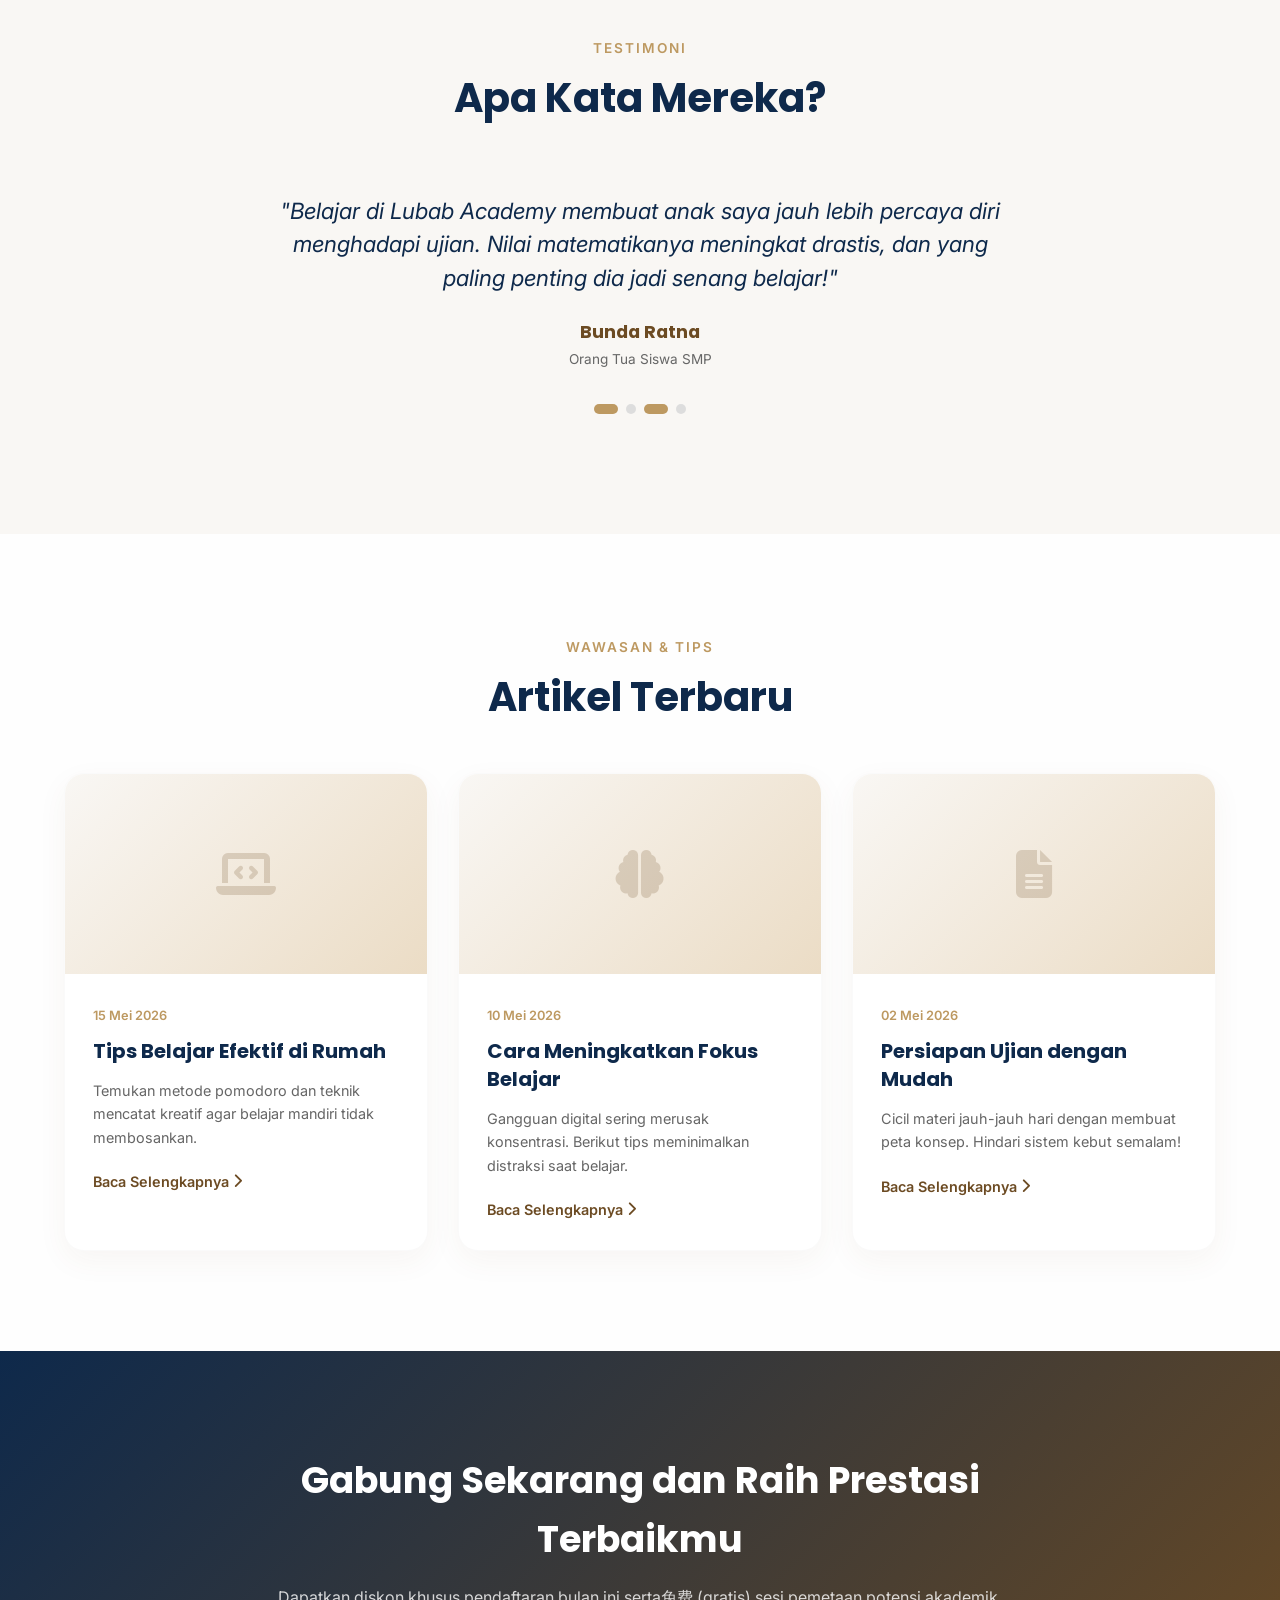
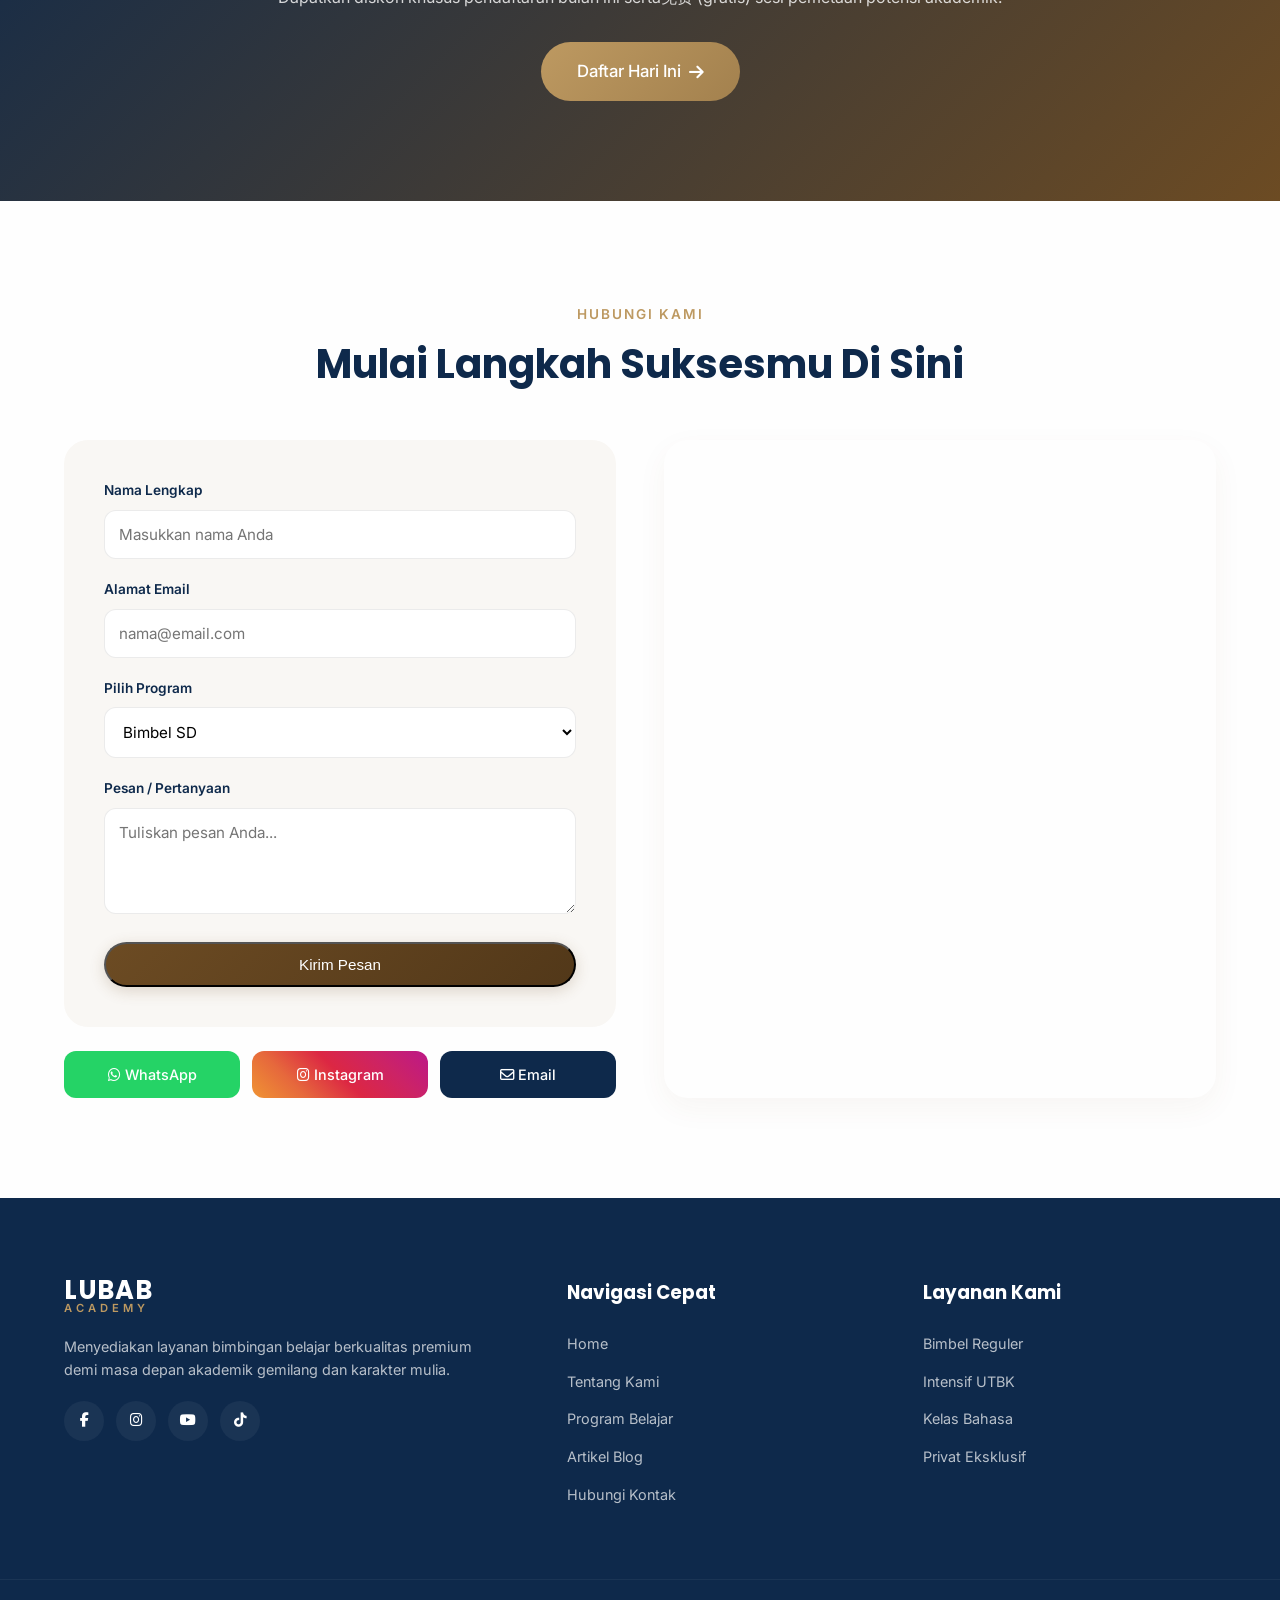
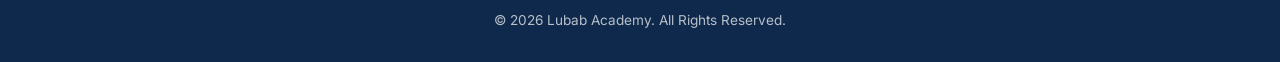
<file: Lubab Academy.html>
<!DOCTYPE html>
<html lang="id">
<head>
    <meta charset="UTF-8">
    <meta name="viewport" content="width=device-width, initial-scale=1.0">
    <meta name="description" content="Lubab Academy - Lembaga bimbingan belajar modern dan premium. Cultivating Knowledge, Planting Values, Illuminating the Soul.">
    <meta name="keywords" content="bimbel, bimbingan belajar, UTBK, SD, SMP, SMA, Lubab Academy, les privat">
    <title>Lubab Academy | Modern & Premium Education</title>
    
    <link rel="preconnect" href="https://fonts.googleapis.com">
    <link rel="preconnect" href="https://fonts.gstatic.com" crossorigin>
    <link href="https://fonts.googleapis.com/css2?family=Inter:wght@300;400;500;600;700&family=Poppins:wght@400;600;700&display=swap" rel="stylesheet">
    <link rel="stylesheet" href="https://cdnjs.cloudflare.com/ajax/libs/font-awesome/6.4.0/css/all.min.css">
    
    <link rel="stylesheet" href="Lubab Academy.css">
</head>
<body>
    <script src="Lubab Academy.js"></script>

    <nav class="navbar">
        <div class="nav-container">
            <a href="#home" class="logo">
                <span class="logo-text">LUBAB</span>
                <span class="logo-sub">ACADEMY</span>
            </a>
            
            <ul class="nav-menu" id="navMenu">
                <li><a href="#home" class="nav-link active">Home</a></li>
                <li><a href="#tentang" class="nav-link">Tentang</a></li>
                <li><a href="#program" class="nav-link">Program</a></li>
                <li><a href="#keunggulan" class="nav-link">Keunggulan</a></li>
                <li><a href="#artikel" class="nav-link">Artikel</a></li>
                <li><a href="#testimoni" class="nav-link">Testimoni</a></li>
                <li><a href="#kontak" class="nav-link">Kontak</a></li>
                <li class="nav-btn-mobile"><a href="#kontak" class="btn btn-primary">Daftar Sekarang</a></li>
            </ul>

            <div class="nav-actions">
                <a href="#kontak" class="btn btn-primary btn-nav">Daftar Sekarang</a>
                <div class="hamburger" id="hamburger">
                    <span class="bar"></span>
                    <span class="bar"></span>
                    <span class="bar"></span>
                </div>
            </div>
        </div>
    </nav>

    <section id="home" class="hero-section">
        <div class="floating-shape shape-1"></div>
        <div class="floating-shape shape-2"></div>
        <div class="floating-shape shape-3"></div>
        
        <div class="hero-container">
            <div class="hero-content scroll-reveal">
                <span class="badge">Premium Learning Center</span>
                <h1>Cultivating Knowledge, Planting Values, Illuminating the Soul.</h1>
                <p>Pendekatan bimbingan belajar modern yang tidak hanya fokus pada pencapaian akademik, tetapi juga pembentukan karakter dan nilai-nilai luhur generasi masa depan.</p>
                <div class="hero-buttons">
                    <a href="#program" class="btn btn-primary btn-lg">Mulai Belajar <i class="fas fa-arrow-right"></i></a>
                    <a href="https://wa.me/6281234567890" target="_blank" class="btn btn-secondary btn-lg"><i class="fab fa-whatsapp"></i> Konsultasi Gratis</a>
                </div>
            </div>
            <div class="hero-visual scroll-reveal">
                <div class="hero-image-wrapper">
                    <div class="glass-card experience-card">
                        <i class="fas fa-award"></i>
                        <div>
                            <h4>Top Rated</h4>
                            <p>Bimbel Terpercaya</p>
                        </div>
                    </div>
                    <div class="glass-card student-card">
                        <i class="fas fa-user-check"></i>
                        <div>
                            <h4>10K+</h4>
                            <p>Siswa Aktif</p>
                        </div>
                    </div>
                    <div class="main-illustration">
                        <i class="fas fa-graduation-cap"></i>
                    </div>
                </div>
            </div>
        </div>
    </section>

    <section id="tentang" class="about-section section-padding">
        <div class="container">
            <div class="about-grid">
                <div class="about-text scroll-reveal">
                    <span class="section-subtitle">Tentang Kami</span>
                    <h2 class="section-title">Membangun Potensi Akademik dan Karakter Unggul</h2>
                    <p>Lubab Academy hadir sebagai mitra belajar terbaik untuk mendampingi putra-putri Anda meraih prestasi tertinggi. Kami menggabungkan metode pembelajaran adaptif, teknologi terkini, serta penanaman nilai etika demi menciptakan lulusan yang cerdas dan berintegritas.</p>
                    
                    <div class="vision-mission">
                        <div class="vm-item">
                            <h4><i class="fas fa-eye text-gold"></i> Visi</h4>
                            <p>Menjadi lembaga bimbingan belajar terdepan dalam mengintegrasikan keunggulan akademik dan keluhuran akhlak.</p>
                        </div>
                        <div class="vm-item">
                            <h4><i class="fas fa-bullseye text-gold"></i> Misi</h4>
                            <p>Menyelenggarakan pembelajaran interaktif, adaptif, serta membimbing siswa secara personal sesuai keunikan potensinya.</p>
                        </div>
                    </div>
                </div>
                
                <div class="about-stats scroll-reveal">
                    <div class="stats-grid">
                        <div class="stat-card">
                            <h3 class="counter" data-target="1200">0</h3>
                            <p>Siswa Aktif</p>
                        </div>
                        <div class="stat-card">
                            <h3 class="counter" data-target="85">0</h3>
                            <p>Tutor Profesional</p>
                        </div>
                        <div class="stat-card">
                            <h3 class="counter" data-target="5000">0</h3>
                            <p>Alumni Sukses</p>
                        </div>
                        <div class="stat-card">
                            <h3 class="counter" data-target="98">0</h3>
                            <p>Kelulusan (%)</p>
                        </div>
                    </div>
                </div>
            </div>
        </div>
    </section>

    <section id="program" class="program-section section-padding bg-light">
        <div class="container">
            <div class="text-center scroll-reveal">
                <span class="section-subtitle">Program Kami</span>
                <h2 class="section-title">Pilih Program Belajar Sesuai Kebutuhanmu</h2>
            </div>
            
            <div class="program-grid">
                <div class="program-card scroll-reveal">
                    <div class="program-icon"><i class="fas fa-child"></i></div>
                    <h3>Bimbel SD</h3>
                    <p>Fokus pada penguatan konsep dasar matematika, sains, dan literasi dengan metode menyenangkan.</p>
                </div>
                <div class="program-card scroll-reveal">
                    <div class="program-icon"><i class="fas fa-school"></i></div>
                    <h3>Bimbel SMP</h3>
                    <p>Pendampingan intensif untuk persiapan ujian sekolah dan pemahaman materi yang lebih mendalam.</p>
                </div>
                <div class="program-card scroll-reveal">
                    <div class="program-icon"><i class="fas fa-user-graduate"></i></div>
                    <h3>Bimbel SMA</h3>
                    <p>Strategi penguasaan materi akademik tingkat lanjut dan persiapan rapor untuk jalur prestasi.</p>
                </div>
                <div class="program-card scroll-reveal">
                    <div class="program-icon"><i class="fas fa-university"></i></div>
                    <h3>Persiapan UTBK</h3>
                    <p>Bedah soal SNBT, tryout berkala berbasis IRT, dan strategi sukses menembus PTN impian.</p>
                </div>
                <div class="program-card scroll-reveal">
                    <div class="program-icon"><i class="fas fa-language"></i></div>
                    <h3>Bahasa Inggris</h3>
                    <p>Program interaktif untuk meningkatkan skill *speaking*, *listening*, dan persiapan TOEFL/IELTS.</p>
                </div>
                <div class="program-card scroll-reveal">
                    <div class="program-icon"><i class="fas fa-book-quran"></i></div>
                    <h3>Bahasa Arab</h3>
                    <p>Pembelajaran komprehensif mulai dari dasar nahwu-sharaf hingga percakapan praktis harian.</p>
                </div>
                <div class="program-card scroll-reveal">
                    <div class="program-icon"><i class="fas fa-desktop"></i></div>
                    <h3>Kelas Online</h3>
                    <p>Belajar fleksibel dari mana saja dengan *live session* interaktif dan rekaman kelas yang dapat diakses kapan pun.</p>
                </div>
                <div class="program-card scroll-reveal">
                    <div class="program-icon"><i class="fas fa-user-shield"></i></div>
                    <h3>Kelas Privat</h3>
                    <p>Pendampingan 1-on-1 eksklusif bersama tutor terbaik untuk akselerasi belajar yang dipersonalisasi.</p>
                </div>
            </div>
        </div>
    </section>

    <section id="keunggulan" class="features-section section-padding">
        <div class="container">
            <div class="text-center scroll-reveal">
                <span class="section-subtitle">Mengapa Memilih Kami</span>
                <h2 class="section-title">Keunggulan Eksklusif Lubab Academy</h2>
            </div>
            
            <div class="features-grid">
                <div class="feature-item scroll-reveal">
                    <div class="feature-icon"><i class="fas fa-chalkboard-teacher"></i></div>
                    <h3>Tutor Profesional</h3>
                    <p>Dimentori oleh lulusan universitas ternama yang berpengalaman dan ahli di bidangnya.</p>
                </div>
                <div class="feature-item scroll-reveal">
                    <div class="feature-icon"><i class="fas fa-book-open"></i></div>
                    <h3>Materi Lengkap</h3>
                    <p>Modul belajar terstruktur yang diperbarui berkala sesuai kurikulum nasional terbaru.</p>
                </div>
                <div class="feature-item scroll-reveal">
                    <div class="feature-icon"><i class="fas fa-calendar-alt"></i></div>
                    <h3>Jadwal Fleksibel</h3>
                    <p>Pilihan waktu belajar yang dapat disesuaikan dengan agenda harian dan aktivitas siswa.</p>
                </div>
                <div class="feature-item scroll-reveal">
                    <div class="feature-icon"><i class="fas fa-chart-line"></i></div>
                    <h3>Evaluasi Berkala</h3>
                    <p>Laporan perkembangan belajar (Rapor Bulanan) dikirim langsung secara transparan kepada orang tua.</p>
                </div>
                <div class="feature-item scroll-reveal">
                    <div class="feature-icon"><i class="fas fa-tags"></i></div>
                    <h3>Harga Terjangkau</h3>
                    <p>Investasi pendidikan premium dengan skema pembayaran yang fleksibel dan cicilan ringan.</p>
                </div>
                <div class="feature-item scroll-reveal">
                    <div class="feature-icon"><i class="fas fa-comments"></i></div>
                    <h3>Kelas Interaktif</h3>
                    <p>Metode dua arah yang mendorong siswa berani berdiskusi, bertanya, dan berpikir kritis.</p>
                </div>
            </div>
        </div>
    </section>

    <section id="testimoni" class="testi-section section-padding bg-light">
        <div class="container">
            <div class="text-center scroll-reveal">
                <span class="section-subtitle">Testimoni</span>
                <h2 class="section-title">Apa Kata Mereka?</h2>
            </div>
            
            <div class="testi-slider-container scroll-reveal">
                <div class="testi-slider" id="testiSlider">
                    <div class="testi-slide active">
                        <p class="testi-text">"Belajar di Lubab Academy membuat anak saya jauh lebih percaya diri menghadapi ujian. Nilai matematikanya meningkat drastis, dan yang paling penting dia jadi senang belajar!"</p>
                        <h4 class="testi-name">Bunda Ratna</h4>
                        <span class="testi-role">Orang Tua Siswa SMP</span>
                    </div>
                    <div class="testi-slide">
                        <p class="testi-text">"Materi UTBK-nya daging semua! Tutornya asyik diajak diskusi dan trik cepat menjawab soalnya sangat membantu waktu ujian sesungguhnya. Terima kasih, saya lolos PTN impian!"</p>
                        <h4 class="testi-name">Ahmad Fauzan</h4>
                        <span class="testi-role">Alumni - Lolos Universitas Indonesia</span>
                    </div>
                </div>
                <div class="slider-dots" id="sliderDots"></div>
            </div>
        </div>
    </section>

    <section id="artikel" class="blog-section section-padding">
        <div class="container">
            <div class="text-center scroll-reveal">
                <span class="section-subtitle">Wawasan & Tips</span>
                <h2 class="section-title">Artikel Terbaru</h2>
            </div>
            
            <div class="blog-grid">
                <article class="blog-card scroll-reveal">
                    <div class="blog-img-placeholder"><i class="fas fa-laptop-code"></i></div>
                    <div class="blog-content">
                        <span class="blog-date">15 Mei 2026</span>
                        <h3>Tips Belajar Efektif di Rumah</h3>
                        <p>Temukan metode pomodoro dan teknik mencatat kreatif agar belajar mandiri tidak membosankan.</p>
                        <a href="#" class="blog-link">Baca Selengkapnya <i class="fas fa-chevron-right"></i></a>
                    </div>
                </article>
                <article class="blog-card scroll-reveal">
                    <div class="blog-img-placeholder"><i class="fas fa-brain"></i></div>
                    <div class="blog-content">
                        <span class="blog-date">10 Mei 2026</span>
                        <h3>Cara Meningkatkan Fokus Belajar</h3>
                        <p>Gangguan digital sering merusak konsentrasi. Berikut tips meminimalkan distraksi saat belajar.</p>
                        <a href="#" class="blog-link">Baca Selengkapnya <i class="fas fa-chevron-right"></i></a>
                    </div>
                </article>
                <article class="blog-card scroll-reveal">
                    <div class="blog-img-placeholder"><i class="fas fa-file-alt"></i></div>
                    <div class="blog-content">
                        <span class="blog-date">02 Mei 2026</span>
                        <h3>Persiapan Ujian dengan Mudah</h3>
                        <p>Cicil materi jauh-jauh hari dengan membuat peta konsep. Hindari sistem kebut semalam!</p>
                        <a href="#" class="blog-link">Baca Selengkapnya <i class="fas fa-chevron-right"></i></a>
                    </div>
                </article>
            </div>
        </div>
    </section>

    <section class="cta-banner section-padding">
        <div class="cta-container text-center scroll-reveal">
            <h2>Gabung Sekarang dan Raih Prestasi Terbaikmu</h2>
            <p>Dapatkan diskon khusus pendaftaran bulan ini serta免费 (gratis) sesi pemetaan potensi akademik.</p>
            <a href="#kontak" class="btn btn-secondary btn-lg">Daftar Hari Ini <i class="fas fa-arrow-right"></i></a>
        </div>
    </section>

    <section id="kontak" class="contact-section section-padding">
        <div class="container">
            <div class="text-center scroll-reveal">
                <span class="section-subtitle">Hubungi Kami</span>
                <h2 class="section-title">Mulai Langkah Suksesmu Di Sini</h2>
            </div>
            
            <div class="contact-grid">
                <div class="contact-box scroll-reveal">
                    <form class="contact-form" id="contactForm">
                        <div class="form-group">
                            <label for="name">Nama Lengkap</label>
                            <input type="text" id="name" placeholder="Masukkan nama Anda" required>
                        </div>
                        <div class="form-group">
                            <label for="email">Alamat Email</label>
                            <input type="email" id="email" placeholder="nama@email.com" required>
                        </div>
                        <div class="form-group">
                            <label for="program-select">Pilih Program</label>
                            <select id="program-select">
                                <option value="SD">Bimbel SD</option>
                                <option value="SMP">Bimbel SMP</option>
                                <option value="SMA">Bimbel SMA</option>
                                <option value="UTBK">Persiapan UTBK</option>
                            </select>
                        </div>
                        <div class="form-group">
                            <label for="message">Pesan / Pertanyaan</label>
                            <textarea id="message" rows="4" placeholder="Tuliskan pesan Anda..." required></textarea>
                        </div>
                        <button type="submit" class="btn btn-primary btn-block">Kirim Pesan</button>
                    </form>
                    
                    <div class="quick-channels">
                        <a href="https://wa.me/6281234567890" target="_blank" class="channel-btn wa-btn"><i class="fab fa-whatsapp"></i> WhatsApp</a>
                        <a href="https://instagram.com" target="_blank" class="channel-btn ig-btn"><i class="fab fa-instagram"></i> Instagram</a>
                        <a href="mailto:info@lubabacademy.com" class="channel-btn email-btn"><i class="far fa-envelope"></i> Email</a>
                    </div>
                </div>
                
                <div class="map-box scroll-reveal">
                    <iframe src="https://www.google.com/maps/embed?pb=!11m18!1m12!1m3!1d3953.0351052822183!2d110.3761803!3d-7.7860226!2m3!1f0!2f0!3f0!3m2!1i1024!2i768!4f13.1!3m3!1m2!1s0x2e7a599723000001%3A0x7d6f5f903a45c364!2sYogyakarta!5e0!3m2!1sid!2sid!4v1710000000000!5m2!1sid!2sid" allowfullscreen="" loading="lazy" referrerpolicy="no-referrer-when-downgrade"></iframe>
                </div>
            </div>
        </div>
    </section>

    <footer class="footer">
        <div class="container footer-grid">
            <div class="footer-brand">
                <div class="logo">
                    <span class="logo-text">LUBAB</span>
                    <span class="logo-sub">ACADEMY</span>
                </div>
                <p class="footer-desc">Menyediakan layanan bimbingan belajar berkualitas premium demi masa depan akademik gemilang dan karakter mulia.</p>
                <div class="social-links">
                    <a href="#"><i class="fab fa-facebook-f"></i></a>
                    <a href="#"><i class="fab fa-instagram"></i></a>
                    <a href="#"><i class="fab fa-youtube"></i></a>
                    <a href="#"><i class="fab fa-tiktok"></i></a>
                </div>
            </div>
            
            <div class="footer-links">
                <h3>Navigasi Cepat</h3>
                <ul>
                    <li><a href="#home">Home</a></li>
                    <li><a href="#tentang">Tentang Kami</a></li>
                    <li><a href="#program">Program Belajar</a></li>
                    <li><a href="#artikel">Artikel Blog</a></li>
                    <li><a href="#kontak">Hubungi Kontak</a></li>
                </ul>
            </div>
            
            <div class="footer-links">
                <h3>Layanan Kami</h3>
                <ul>
                    <li><a href="#program">Bimbel Reguler</a></li>
                    <li><a href="#program">Intensif UTBK</a></li>
                    <li><a href="#program">Kelas Bahasa</a></li>
                    <li><a href="#program">Privat Eksklusif</a></li>
                </ul>
            </div>
        </div>
        
        <div class="footer-bottom text-center">
            <p>&copy; 2026 Lubab Academy. All Rights Reserved.</p>
        </div>
    </footer>

    <script src="script.js"></script>
</body>
</html>
</file>
<file: style.css>
/* ----------------------------------------------------
   RESET & BASE STYLES
---------------------------------------------------- */
:root {
    --color-bg: #FEFEFE;
    --color-primary: #6C4B23; /* Cokelat Utama */
    --color-accent: #BD9961;  /* Krim / Gold */
    --color-navy: #0E294B;    /* Navy dari visual Logo */
    --color-text-dark: #2D2D2D;
    --color-text-light: #666666;
    --color-bg-light: #F9F7F4; /* Light Cream Blend */
    --shadow-soft: 0 10px 30px rgba(108, 75, 35, 0.05);
    --shadow-medium: 0 15px 40px rgba(14, 41, 75, 0.1);
    --transition: all 0.4s cubic-bezier(0.16, 1, 0.3, 1);
}

* {
    margin: 0;
    padding: 0;
    box-sizing: border-box;
}

html {
    scroll-behavior: smooth;
    font-size: 16px;
}

body {
    font-family: 'Inter', sans-serif;
    background-color: var(--color-bg);
    color: var(--color-text-dark);
    line-height: 1.6;
    overflow-x: hidden;
}

h1, h2, h3, h4, .logo-text {
    font-family: 'Poppins', sans-serif;
    color: var(--color-navy);
    font-weight: 700;
}

a {
    text-decoration: none;
    color: inherit;
    transition: var(--transition);
}

ul {
    list-style: none;
}

img, iframe {
    max-width: 100%;
    border: none;
}

.container {
    width: 100%;
    max-width: 1200px;
    margin: 0 auto;
    padding: 0 24px;
}

.section-padding {
    padding: 100px 0;
}

.bg-light {
    background-color: var(--color-bg-light);
}

.text-center {
    text-align: center;
}

.text-gold {
    color: var(--color-accent);
}

/* ----------------------------------------------------
   BUTTONS & UI COMPONENTS
---------------------------------------------------- */
.btn {
    display: inline-flex;
    align-items: center;
    justify-content: center;
    gap: 8px;
    padding: 12px 28px;
    border-radius: 50px;
    font-weight: 500;
    cursor: pointer;
    transition: var(--transition);
    font-size: 0.95rem;
}

.btn-primary {
    background: linear-gradient(135deg, var(--color-primary), #523819);
    color: #ffffff;
    box-shadow: 0 4px 15px rgba(108, 75, 35, 0.2);
}

.btn-primary:hover {
    transform: translateY(-3px);
    box-shadow: 0 8px 25px rgba(108, 75, 35, 0.3);
}

.btn-secondary {
    background: linear-gradient(135deg, var(--color-accent), #a3814e);
    color: #ffffff;
}

.btn-secondary:hover {
    transform: translateY(-3px);
    box-shadow: 0 8px 25px rgba(189, 153, 97, 0.3);
}

.btn-lg {
    padding: 16px 36px;
    font-size: 1.05rem;
}

.btn-block {
    display: flex;
    width: 100%;
}

.section-subtitle {
    display: inline-block;
    color: var(--color-accent);
    text-transform: uppercase;
    font-weight: 600;
    letter-spacing: 2px;
    font-size: 0.85rem;
    margin-bottom: 12px;
}

.section-title {
    font-size: 2.5rem;
    line-height: 1.3;
    margin-bottom: 50px;
    color: var(--color-navy);
}

/* Glassmorphism utility */
.glass-card {
    background: rgba(254, 254, 254, 0.75);
    backdrop-filter: blur(10px);
    -webkit-backdrop-filter: blur(10px);
    border: 1px solid rgba(254, 254, 254, 0.5);
    border-radius: 16px;
    padding: 16px;
    box-shadow: var(--shadow-soft);
}

/* ----------------------------------------------------
   1. NAVBAR STICKY
---------------------------------------------------- */
.navbar {
    position: fixed;
    top: 0;
    left: 0;
    width: 100%;
    z-index: 1000;
    background-color: transparent;
    transition: var(--transition);
    padding: 24px 0;
}

.navbar.sticky {
    background-color: rgba(254, 254, 254, 0.95);
    backdrop-filter: blur(10px);
    padding: 14px 0;
    box-shadow: 0 5px 20px rgba(0,0,0,0.03);
}

.nav-container {
    display: flex;
    align-items: center;
    justify-content: space-between;
    max-width: 1200px;
    margin: 0 auto;
    padding: 0 24px;
}

.logo {
    display: flex;
    flex-direction: column;
    line-height: 1;
}

.logo-text {
    font-size: 1.6rem;
    letter-spacing: 1px;
    color: var(--color-navy);
}

.logo-sub {
    font-size: 0.7rem;
    letter-spacing: 4px;
    color: var(--color-accent);
    font-weight: 600;
}

.nav-menu {
    display: flex;
    align-items: center;
    gap: 32px;
}

.nav-link {
    font-weight: 500;
    color: var(--color-text-dark);
    font-size: 0.95rem;
    position: relative;
}

.nav-link:hover, .nav-link.active {
    color: var(--color-accent);
}

.nav-link::after {
    content: '';
    position: absolute;
    bottom: -6px;
    left: 0;
    width: 0;
    height: 2px;
    background-color: var(--color-accent);
    transition: var(--transition);
}

.nav-link:hover::after, .nav-link.active::after {
    width: 100%;
}

.nav-actions {
    display: flex;
    align-items: center;
    gap: 16px;
}

.nav-btn-mobile {
    display: none;
}

.hamburger {
    display: none;
    cursor: pointer;
}

.hamburger .bar {
    display: block;
    width: 25px;
    height: 3px;
    margin: 5px auto;
    transition: var(--transition);
    background-color: var(--color-navy);
    border-radius: 2px;
}

/* ----------------------------------------------------
   2. HERO SECTION
---------------------------------------------------- */
.hero-section {
    position: relative;
    min-height: 100vh;
    display: flex;
    align-items: center;
    background: radial-gradient(circle at 80% 20%, #FFF3E3 0%, var(--color-bg) 50%);
    padding-top: 100px;
    overflow: hidden;
}

.hero-container {
    display: grid;
    grid-template-columns: 1.2fr 0.8fr;
    gap: 48px;
    align-items: center;
    max-width: 1200px;
    margin: 0 auto;
    padding: 0 24px;
    z-index: 2;
}

.hero-content h1 {
    font-size: 3.5rem;
    line-height: 1.15;
    margin-top: 16px;
    margin-bottom: 24px;
    background: linear-gradient(135deg, var(--color-navy), var(--color-primary));
    -webkit-background-clip: text;
    -webkit-text-fill-color: transparent;
}

.hero-content p {
    font-size: 1.1rem;
    color: var(--color-text-light);
    margin-bottom: 40px;
    max-width: 580px;
}

.hero-buttons {
    display: flex;
    gap: 16px;
}

.hero-visual {
    position: relative;
    display: flex;
    justify-content: center;
}

.hero-image-wrapper {
    position: relative;
    width: 320px;
    height: 320px;
}

.main-illustration {
    width: 100%;
    height: 100%;
    background: linear-gradient(135deg, var(--color-primary), var(--color-navy));
    border-radius: 30% 70% 70% 30% / 30% 30% 70% 70%;
    display: flex;
    align-items: center;
    justify-content: center;
    animation: morphing 8s infinite ease-in-out;
}

.main-illustration i {
    font-size: 5rem;
    color: #ffffff;
}

.experience-card {
    position: absolute;
    top: -20px;
    left: -40px;
    display: flex;
    align-items: center;
    gap: 12px;
}

.experience-card i {
    color: var(--color-accent);
    font-size: 1.5rem;
}

.student-card {
    position: absolute;
    bottom: -20px;
    right: -40px;
    display: flex;
    align-items: center;
    gap: 12px;
}

.student-card i {
    color: #2ec4b6;
    font-size: 1.5rem;
}

/* Animations */
@keyframes morphing {
    0% { border-radius: 30% 70% 70% 30% / 30% 30% 70% 70%; }
    50% { border-radius: 70% 30% 30% 70% / 70% 70% 30% 30%; }
    100% { border-radius: 30% 70% 70% 30% / 30% 30% 70% 70%; }
}

.floating-shape {
    position: absolute;
    border-radius: 50%;
    background: linear-gradient(var(--color-accent), transparent);
    opacity: 0.15;
    z-index: 1;
    animation: float 6s infinite ease-in-out;
}

.shape-1 { width: 80px; height: 80px; top: 20%; left: 10%; }
.shape-2 { width: 120px; height: 120px; bottom: 15%; left: 45%; animation-delay: 2s; }
.shape-3 { width: 60px; height: 60px; top: 30%; right: 15%; animation-delay: 4s; }

@keyframes float {
    0%, 100% { transform: translateY(0) rotate(0deg); }
    50% { transform: translateY(-20px) rotate(180deg); }
}

/* ----------------------------------------------------
   3. TENTANG KAMI
---------------------------------------------------- */
.about-grid {
    display: grid;
    grid-template-columns: 1.1fr 0.9fr;
    gap: 64px;
    align-items: center;
}

.vision-mission {
    margin-top: 32px;
    display: grid;
    grid-template-columns: 1fr 1fr;
    gap: 24px;
}

.vm-item h4 {
    margin-bottom: 8px;
    font-size: 1.1rem;
}

.vm-item p {
    font-size: 0.9rem;
    color: var(--color-text-light);
}

.stats-grid {
    display: grid;
    grid-template-columns: 1fr 1fr;
    gap: 24px;
}

.stat-card {
    background-color: var(--color-bg-light);
    padding: 40px 24px;
    border-radius: 20px;
    text-align: center;
    border: 1px solid rgba(189, 153, 97, 0.1);
    transition: var(--transition);
}

.stat-card:hover {
    transform: translateY(-5px);
    background-color: #ffffff;
    box-shadow: var(--shadow-soft);
}

.stat-card h3 {
    font-size: 2.8rem;
    color: var(--color-primary);
    margin-bottom: 8px;
}

.stat-card p {
    font-size: 0.95rem;
    color: var(--color-text-light);
    font-weight: 500;
}

/* ----------------------------------------------------
   4. PROGRAM BELAJAR
---------------------------------------------------- */
.program-grid {
    display: grid;
    grid-template-columns: repeat(auto-fit, minmax(260px, 1fr));
    gap: 24px;
}

.program-card {
    background-color: #ffffff;
    padding: 36px 28px;
    border-radius: 24px;
    box-shadow: var(--shadow-soft);
    border: 1px solid rgba(0,0,0,0.01);
    transition: var(--transition);
}

.program-card:hover {
    transform: translateY(-8px);
    box-shadow: var(--shadow-medium);
    border-color: rgba(189, 153, 97, 0.2);
}

.program-icon {
    width: 60px;
    height: 60px;
    border-radius: 16px;
    background-color: var(--color-bg-light);
    color: var(--color-primary);
    display: flex;
    align-items: center;
    justify-content: center;
    font-size: 1.5rem;
    margin-bottom: 24px;
    transition: var(--transition);
}

.program-card:hover .program-icon {
    background-color: var(--color-accent);
    color: #ffffff;
}

.program-card h3 {
    font-size: 1.25rem;
    margin-bottom: 12px;
}

.program-card p {
    font-size: 0.9rem;
    color: var(--color-text-light);
}

/* ----------------------------------------------------
   5. KEUNGGULAN
---------------------------------------------------- */
.features-grid {
    display: grid;
    grid-template-columns: repeat(auto-fit, minmax(320px, 1fr));
    gap: 32px;
}

.feature-item {
    display: flex;
    gap: 20px;
}

.feature-icon {
    flex-shrink: 0;
    width: 50px;
    height: 50px;
    border-radius: 50%;
    background-color: rgba(189, 153, 97, 0.1);
    color: var(--color-accent);
    display: flex;
    align-items: center;
    justify-content: center;
    font-size: 1.2rem;
}

.feature-item h3 {
    font-size: 1.2rem;
    margin-bottom: 8px;
}

.feature-item p {
    font-size: 0.9rem;
    color: var(--color-text-light);
}

/* ----------------------------------------------------
   6. TESTIMONI (SLIDER)
---------------------------------------------------- */
.testi-slider-container {
    max-width: 800px;
    margin: 0 auto;
    position: relative;
    overflow: hidden;
    padding: 20px 0;
}

.testi-slider {
    display: flex;
    transition: transform 0.6s cubic-bezier(0.16, 1, 0.3, 1);
}

.testi-slide {
    min-width: 100%;
    opacity: 0;
    transition: opacity 0.4s ease;
    text-align: center;
    padding: 0 40px;
}

.testi-slide.active {
    opacity: 1;
}

.testi-text {
    font-size: 1.4rem;
    font-style: italic;
    color: var(--color-navy);
    margin-bottom: 24px;
    line-height: 1.5;
}

.testi-name {
    font-size: 1.1rem;
    color: var(--color-primary);
}

.testi-role {
    font-size: 0.85rem;
    color: var(--color-text-light);
}

.slider-dots {
    display: flex;
    justify-content: center;
    gap: 8px;
    margin-top: 32px;
}

.dot {
    width: 10px;
    height: 10px;
    border-radius: 50%;
    background-color: #ddd;
    cursor: pointer;
    transition: var(--transition);
}

.dot.active {
    background-color: var(--color-accent);
    width: 24px;
    border-radius: 5px;
}

/* ----------------------------------------------------
   7. ARTIKEL BLOG
---------------------------------------------------- */
.blog-grid {
    display: grid;
    grid-template-columns: repeat(auto-fit, minmax(300px, 1fr));
    gap: 30px;
}

.blog-card {
    background-color: #ffffff;
    border-radius: 20px;
    overflow: hidden;
    box-shadow: var(--shadow-soft);
    border: 1px solid rgba(0,0,0,0.02);
    transition: var(--transition);
}

.blog-card:hover {
    transform: translateY(-5px);
    box-shadow: var(--shadow-medium);
}

.blog-img-placeholder {
    height: 200px;
    background: linear-gradient(135deg, var(--color-bg-light), #ebdcc5);
    display: flex;
    align-items: center;
    justify-content: center;
    font-size: 3rem;
    color: rgba(108, 75, 35, 0.2);
}

.blog-content {
    padding: 28px;
}

.blog-date {
    font-size: 0.8rem;
    color: var(--color-accent);
    font-weight: 600;
}

.blog-content h3 {
    font-size: 1.25rem;
    margin: 10px 0 14px 0;
    line-height: 1.4;
}

.blog-content p {
    font-size: 0.9rem;
    color: var(--color-text-light);
    margin-bottom: 20px;
}

.blog-link {
    font-size: 0.9rem;
    font-weight: 600;
    color: var(--color-primary);
    display: inline-flex;
    align-items: center;
    gap: 4px;
}

.blog-link:hover {
    color: var(--color-accent);
}

/* ----------------------------------------------------
   8. CTA BANNER
---------------------------------------------------- */
.cta-banner {
    background: linear-gradient(135deg, var(--color-navy) 0%, var(--color-primary) 100%);
    color: #ffffff;
    position: relative;
    overflow: hidden;
}

.cta-container {
    max-width: 750px;
    margin: 0 auto;
}

.cta-banner h2 {
    color: #ffffff;
    font-size: 2.3rem;
    margin-bottom: 16px;
}

.cta-banner p {
    color: rgba(255,255,255,0.8);
    margin-bottom: 32px;
}

/* ----------------------------------------------------
   9. KONTAK & MAPS
---------------------------------------------------- */
.contact-grid {
    display: grid;
    grid-template-columns: 1fr 1fr;
    gap: 48px;
    align-items: start;
}

.contact-form {
    background-color: var(--color-bg-light);
    padding: 40px;
    border-radius: 24px;
    margin-bottom: 24px;
}

.form-group {
    margin-bottom: 20px;
}

.form-group label {
    display: block;
    font-size: 0.85rem;
    font-weight: 600;
    margin-bottom: 8px;
    color: var(--color-navy);
}

.form-group input, .form-group select, .form-group textarea {
    width: 100%;
    padding: 14px;
    border: 1px solid rgba(0,0,0,0.08);
    background-color: #ffffff;
    border-radius: 12px;
    font-family: inherit;
    font-size: 0.95rem;
    transition: var(--transition);
}

.form-group input:focus, .form-group select:focus, .form-group textarea:focus {
    outline: none;
    border-color: var(--color-accent);
    box-shadow: 0 0 0 3px rgba(189, 153, 97, 0.1);
}

.quick-channels {
    display: flex;
    gap: 12px;
    justify-content: space-between;
}

.channel-btn {
    flex: 1;
    text-align: center;
    padding: 12px;
    border-radius: 12px;
    font-size: 0.9rem;
    font-weight: 500;
    color: #ffffff;
}

.wa-btn { background-color: #25D366; }
.ig-btn { background: linear-gradient(45deg, #f09433 0%, #e6683c 25%, #dc2743 50%, #cc2366 75%, #bc1888 100%); }
.email-btn { background-color: var(--color-navy); }

.channel-btn:hover {
    transform: translateY(-2px);
    opacity: 0.9;
}

.map-box {
    height: 100%;
    min-height: 450px;
    border-radius: 24px;
    overflow: hidden;
    box-shadow: var(--shadow-soft);
}

.map-box iframe {
    width: 100%;
    height: 100%;
    min-height: 450px;
}

/* ----------------------------------------------------
   10. FOOTER
---------------------------------------------------- */
.footer {
    background-color: var(--color-navy);
    color: rgba(255,255,255,0.7);
    padding: 80px 0 30px 0;
}

.footer-grid {
    display: grid;
    grid-template-columns: 1.5fr 1fr 1fr;
    gap: 64px;
    margin-bottom: 60px;
}

.footer-brand .logo-text { color: #ffffff; }
.footer-desc {
    margin: 20px 0;
    font-size: 0.9rem;
}

.social-links {
    display: flex;
    gap: 12px;
}

.social-links a {
    width: 40px;
    height: 40px;
    border-radius: 50%;
    background-color: rgba(255,255,255,0.05);
    color: #ffffff;
    display: flex;
    align-items: center;
    justify-content: center;
    font-size: 0.9rem;
}

.social-links a:hover {
    background-color: var(--color-accent);
}

.footer-links h3 {
    color: #ffffff;
    font-size: 1.15rem;
    margin-bottom: 24px;
}

.footer-links ul li {
    margin-bottom: 12px;
}

.footer-links ul li a {
    font-size: 0.9rem;
}

.footer-links ul li a:hover {
    color: var(--color-accent);
    padding-left: 6px;
}

.footer-bottom {
    border-top: 1px solid rgba(255,255,255,0.05);
    padding-top: 30px;
    font-size: 0.85rem;
}

/* ----------------------------------------------------
   SCROLL REVEAL INITIAL ANIMS
---------------------------------------------------- */
.scroll-reveal {
    opacity: 0;
    transform: translateY(30px);
    transition: opacity 0.8s ease, transform 0.8s cubic-bezier(0.16, 1, 0.3, 1);
}

.scroll-reveal.revealed {
    opacity: 1;
    transform: translateY(0);
}

/* ----------------------------------------------------
   RESPONSIVE DESIGN (MEDIA QUERIES)
---------------------------------------------------- */
@media (max-width: 992px) {
    .section-title { font-size: 2rem; }
    .hero-container { grid-template-columns: 1fr; text-align: center; gap: 40px; }
    .hero-content p { margin: 0 auto 40px auto; }
    .hero-buttons { justify-content: center; }
    .about-grid, .contact-grid { grid-template-columns: 1fr; gap: 48px; }
    .footer-grid { grid-template-columns: 1fr 1fr; gap: 40px; }
}

@media (max-width: 768px) {
    .btn-nav { display: none; }
    .hamburger { display: block; }
    
    .hamburger.active .bar:nth-child(2) { opacity: 0; }
    .hamburger.active .bar:nth-child(1) { transform: translateY(8px) rotate(45deg); }
    .hamburger.active .bar:nth-child(3) { transform: translateY(-8px) rotate(-45deg); }
    
    .nav-menu {
        position: fixed;
        left: -100%;
        top: 70px;
        flex-direction: column;
        background-color: #ffffff;
        width: 100%;
        height: calc(100vh - 70px);
        gap: 24px;
        padding-top: 40px;
        transition: 0.4s;
        box-shadow: 0 10px 20px rgba(0,0,0,0.05);
    }
    
    .nav-menu.active { left: 0; }
    .nav-btn-mobile { display: block; margin-top: 20px; width: 80%; }
    .quick-channels { flex-direction: column; }
    .footer-grid { grid-template-columns: 1fr; }
}
</file>
<file: Lubab Academy.css>
/* ----------------------------------------------------
   RESET & BASE STYLES
---------------------------------------------------- */
:root {
    --color-bg: #FEFEFE;
    --color-primary: #6C4B23; /* Cokelat Utama */
    --color-accent: #BD9961;  /* Krim / Gold */
    --color-navy: #0E294B;    /* Navy dari visual Logo */
    --color-text-dark: #2D2D2D;
    --color-text-light: #666666;
    --color-bg-light: #F9F7F4; /* Light Cream Blend */
    --shadow-soft: 0 10px 30px rgba(108, 75, 35, 0.05);
    --shadow-medium: 0 15px 40px rgba(14, 41, 75, 0.1);
    --transition: all 0.4s cubic-bezier(0.16, 1, 0.3, 1);
}

* {
    margin: 0;
    padding: 0;
    box-sizing: border-box;
}

html {
    scroll-behavior: smooth;
    font-size: 16px;
}

body {
    font-family: 'Inter', sans-serif;
    background-color: var(--color-bg);
    color: var(--color-text-dark);
    line-height: 1.6;
    overflow-x: hidden;
}

h1, h2, h3, h4, .logo-text {
    font-family: 'Poppins', sans-serif;
    color: var(--color-navy);
    font-weight: 700;
}

a {
    text-decoration: none;
    color: inherit;
    transition: var(--transition);
}

ul {
    list-style: none;
}

img, iframe {
    max-width: 100%;
    border: none;
}

.container {
    width: 100%;
    max-width: 1200px;
    margin: 0 auto;
    padding: 0 24px;
}

.section-padding {
    padding: 100px 0;
}

.bg-light {
    background-color: var(--color-bg-light);
}

.text-center {
    text-align: center;
}

.text-gold {
    color: var(--color-accent);
}

/* ----------------------------------------------------
   BUTTONS & UI COMPONENTS
---------------------------------------------------- */
.btn {
    display: inline-flex;
    align-items: center;
    justify-content: center;
    gap: 8px;
    padding: 12px 28px;
    border-radius: 50px;
    font-weight: 500;
    cursor: pointer;
    transition: var(--transition);
    font-size: 0.95rem;
}

.btn-primary {
    background: linear-gradient(135deg, var(--color-primary), #523819);
    color: #ffffff;
    box-shadow: 0 4px 15px rgba(108, 75, 35, 0.2);
}

.btn-primary:hover {
    transform: translateY(-3px);
    box-shadow: 0 8px 25px rgba(108, 75, 35, 0.3);
}

.btn-secondary {
    background: linear-gradient(135deg, var(--color-accent), #a3814e);
    color: #ffffff;
}

.btn-secondary:hover {
    transform: translateY(-3px);
    box-shadow: 0 8px 25px rgba(189, 153, 97, 0.3);
}

.btn-lg {
    padding: 16px 36px;
    font-size: 1.05rem;
}

.btn-block {
    display: flex;
    width: 100%;
}

.section-subtitle {
    display: inline-block;
    color: var(--color-accent);
    text-transform: uppercase;
    font-weight: 600;
    letter-spacing: 2px;
    font-size: 0.85rem;
    margin-bottom: 12px;
}

.section-title {
    font-size: 2.5rem;
    line-height: 1.3;
    margin-bottom: 50px;
    color: var(--color-navy);
}

/* Glassmorphism utility */
.glass-card {
    background: rgba(254, 254, 254, 0.75);
    backdrop-filter: blur(10px);
    -webkit-backdrop-filter: blur(10px);
    border: 1px solid rgba(254, 254, 254, 0.5);
    border-radius: 16px;
    padding: 16px;
    box-shadow: var(--shadow-soft);
}

/* ----------------------------------------------------
   1. NAVBAR STICKY
---------------------------------------------------- */
.navbar {
    position: fixed;
    top: 0;
    left: 0;
    width: 100%;
    z-index: 1000;
    background-color: transparent;
    transition: var(--transition);
    padding: 24px 0;
}

.navbar.sticky {
    background-color: rgba(254, 254, 254, 0.95);
    backdrop-filter: blur(10px);
    padding: 14px 0;
    box-shadow: 0 5px 20px rgba(0,0,0,0.03);
}

.nav-container {
    display: flex;
    align-items: center;
    justify-content: space-between;
    max-width: 1200px;
    margin: 0 auto;
    padding: 0 24px;
}

.logo {
    display: flex;
    flex-direction: column;
    line-height: 1;
}

.logo-text {
    font-size: 1.6rem;
    letter-spacing: 1px;
    color: var(--color-navy);
}

.logo-sub {
    font-size: 0.7rem;
    letter-spacing: 4px;
    color: var(--color-accent);
    font-weight: 600;
}

.nav-menu {
    display: flex;
    align-items: center;
    gap: 32px;
}

.nav-link {
    font-weight: 500;
    color: var(--color-text-dark);
    font-size: 0.95rem;
    position: relative;
}

.nav-link:hover, .nav-link.active {
    color: var(--color-accent);
}

.nav-link::after {
    content: '';
    position: absolute;
    bottom: -6px;
    left: 0;
    width: 0;
    height: 2px;
    background-color: var(--color-accent);
    transition: var(--transition);
}

.nav-link:hover::after, .nav-link.active::after {
    width: 100%;
}

.nav-actions {
    display: flex;
    align-items: center;
    gap: 16px;
}

.nav-btn-mobile {
    display: none;
}

.hamburger {
    display: none;
    cursor: pointer;
}

.hamburger .bar {
    display: block;
    width: 25px;
    height: 3px;
    margin: 5px auto;
    transition: var(--transition);
    background-color: var(--color-navy);
    border-radius: 2px;
}

/* ----------------------------------------------------
   2. HERO SECTION
---------------------------------------------------- */
.hero-section {
    position: relative;
    min-height: 100vh;
    display: flex;
    align-items: center;
    background: radial-gradient(circle at 80% 20%, #FFF3E3 0%, var(--color-bg) 50%);
    padding-top: 100px;
    overflow: hidden;
}

.hero-container {
    display: grid;
    grid-template-columns: 1.2fr 0.8fr;
    gap: 48px;
    align-items: center;
    max-width: 1200px;
    margin: 0 auto;
    padding: 0 24px;
    z-index: 2;
}

.hero-content h1 {
    font-size: 3.5rem;
    line-height: 1.15;
    margin-top: 16px;
    margin-bottom: 24px;
    background: linear-gradient(135deg, var(--color-navy), var(--color-primary));
    -webkit-background-clip: text;
    -webkit-text-fill-color: transparent;
}

.hero-content p {
    font-size: 1.1rem;
    color: var(--color-text-light);
    margin-bottom: 40px;
    max-width: 580px;
}

.hero-buttons {
    display: flex;
    gap: 16px;
}

.hero-visual {
    position: relative;
    display: flex;
    justify-content: center;
}

.hero-image-wrapper {
    position: relative;
    width: 320px;
    height: 320px;
}

.main-illustration {
    width: 100%;
    height: 100%;
    background: linear-gradient(135deg, var(--color-primary), var(--color-navy));
    border-radius: 30% 70% 70% 30% / 30% 30% 70% 70%;
    display: flex;
    align-items: center;
    justify-content: center;
    animation: morphing 8s infinite ease-in-out;
}

.main-illustration i {
    font-size: 5rem;
    color: #ffffff;
}

.experience-card {
    position: absolute;
    top: -20px;
    left: -40px;
    display: flex;
    align-items: center;
    gap: 12px;
}

.experience-card i {
    color: var(--color-accent);
    font-size: 1.5rem;
}

.student-card {
    position: absolute;
    bottom: -20px;
    right: -40px;
    display: flex;
    align-items: center;
    gap: 12px;
}

.student-card i {
    color: #2ec4b6;
    font-size: 1.5rem;
}

/* Animations */
@keyframes morphing {
    0% { border-radius: 30% 70% 70% 30% / 30% 30% 70% 70%; }
    50% { border-radius: 70% 30% 30% 70% / 70% 70% 30% 30%; }
    100% { border-radius: 30% 70% 70% 30% / 30% 30% 70% 70%; }
}

.floating-shape {
    position: absolute;
    border-radius: 50%;
    background: linear-gradient(var(--color-accent), transparent);
    opacity: 0.15;
    z-index: 1;
    animation: float 6s infinite ease-in-out;
}

.shape-1 { width: 80px; height: 80px; top: 20%; left: 10%; }
.shape-2 { width: 120px; height: 120px; bottom: 15%; left: 45%; animation-delay: 2s; }
.shape-3 { width: 60px; height: 60px; top: 30%; right: 15%; animation-delay: 4s; }

@keyframes float {
    0%, 100% { transform: translateY(0) rotate(0deg); }
    50% { transform: translateY(-20px) rotate(180deg); }
}

/* ----------------------------------------------------
   3. TENTANG KAMI
---------------------------------------------------- */
.about-grid {
    display: grid;
    grid-template-columns: 1.1fr 0.9fr;
    gap: 64px;
    align-items: center;
}

.vision-mission {
    margin-top: 32px;
    display: grid;
    grid-template-columns: 1fr 1fr;
    gap: 24px;
}

.vm-item h4 {
    margin-bottom: 8px;
    font-size: 1.1rem;
}

.vm-item p {
    font-size: 0.9rem;
    color: var(--color-text-light);
}

.stats-grid {
    display: grid;
    grid-template-columns: 1fr 1fr;
    gap: 24px;
}

.stat-card {
    background-color: var(--color-bg-light);
    padding: 40px 24px;
    border-radius: 20px;
    text-align: center;
    border: 1px solid rgba(189, 153, 97, 0.1);
    transition: var(--transition);
}

.stat-card:hover {
    transform: translateY(-5px);
    background-color: #ffffff;
    box-shadow: var(--shadow-soft);
}

.stat-card h3 {
    font-size: 2.8rem;
    color: var(--color-primary);
    margin-bottom: 8px;
}

.stat-card p {
    font-size: 0.95rem;
    color: var(--color-text-light);
    font-weight: 500;
}

/* ----------------------------------------------------
   4. PROGRAM BELAJAR
---------------------------------------------------- */
.program-grid {
    display: grid;
    grid-template-columns: repeat(auto-fit, minmax(260px, 1fr));
    gap: 24px;
}

.program-card {
    background-color: #ffffff;
    padding: 36px 28px;
    border-radius: 24px;
    box-shadow: var(--shadow-soft);
    border: 1px solid rgba(0,0,0,0.01);
    transition: var(--transition);
}

.program-card:hover {
    transform: translateY(-8px);
    box-shadow: var(--shadow-medium);
    border-color: rgba(189, 153, 97, 0.2);
}

.program-icon {
    width: 60px;
    height: 60px;
    border-radius: 16px;
    background-color: var(--color-bg-light);
    color: var(--color-primary);
    display: flex;
    align-items: center;
    justify-content: center;
    font-size: 1.5rem;
    margin-bottom: 24px;
    transition: var(--transition);
}

.program-card:hover .program-icon {
    background-color: var(--color-accent);
    color: #ffffff;
}

.program-card h3 {
    font-size: 1.25rem;
    margin-bottom: 12px;
}

.program-card p {
    font-size: 0.9rem;
    color: var(--color-text-light);
}

/* ----------------------------------------------------
   5. KEUNGGULAN
---------------------------------------------------- */
.features-grid {
    display: grid;
    grid-template-columns: repeat(auto-fit, minmax(320px, 1fr));
    gap: 32px;
}

.feature-item {
    display: flex;
    gap: 20px;
}

.feature-icon {
    flex-shrink: 0;
    width: 50px;
    height: 50px;
    border-radius: 50%;
    background-color: rgba(189, 153, 97, 0.1);
    color: var(--color-accent);
    display: flex;
    align-items: center;
    justify-content: center;
    font-size: 1.2rem;
}

.feature-item h3 {
    font-size: 1.2rem;
    margin-bottom: 8px;
}

.feature-item p {
    font-size: 0.9rem;
    color: var(--color-text-light);
}

/* ----------------------------------------------------
   6. TESTIMONI (SLIDER)
---------------------------------------------------- */
.testi-slider-container {
    max-width: 800px;
    margin: 0 auto;
    position: relative;
    overflow: hidden;
    padding: 20px 0;
}

.testi-slider {
    display: flex;
    transition: transform 0.6s cubic-bezier(0.16, 1, 0.3, 1);
}

.testi-slide {
    min-width: 100%;
    opacity: 0;
    transition: opacity 0.4s ease;
    text-align: center;
    padding: 0 40px;
}

.testi-slide.active {
    opacity: 1;
}

.testi-text {
    font-size: 1.4rem;
    font-style: italic;
    color: var(--color-navy);
    margin-bottom: 24px;
    line-height: 1.5;
}

.testi-name {
    font-size: 1.1rem;
    color: var(--color-primary);
}

.testi-role {
    font-size: 0.85rem;
    color: var(--color-text-light);
}

.slider-dots {
    display: flex;
    justify-content: center;
    gap: 8px;
    margin-top: 32px;
}

.dot {
    width: 10px;
    height: 10px;
    border-radius: 50%;
    background-color: #ddd;
    cursor: pointer;
    transition: var(--transition);
}

.dot.active {
    background-color: var(--color-accent);
    width: 24px;
    border-radius: 5px;
}

/* ----------------------------------------------------
   7. ARTIKEL BLOG
---------------------------------------------------- */
.blog-grid {
    display: grid;
    grid-template-columns: repeat(auto-fit, minmax(300px, 1fr));
    gap: 30px;
}

.blog-card {
    background-color: #ffffff;
    border-radius: 20px;
    overflow: hidden;
    box-shadow: var(--shadow-soft);
    border: 1px solid rgba(0,0,0,0.02);
    transition: var(--transition);
}

.blog-card:hover {
    transform: translateY(-5px);
    box-shadow: var(--shadow-medium);
}

.blog-img-placeholder {
    height: 200px;
    background: linear-gradient(135deg, var(--color-bg-light), #ebdcc5);
    display: flex;
    align-items: center;
    justify-content: center;
    font-size: 3rem;
    color: rgba(108, 75, 35, 0.2);
}

.blog-content {
    padding: 28px;
}

.blog-date {
    font-size: 0.8rem;
    color: var(--color-accent);
    font-weight: 600;
}

.blog-content h3 {
    font-size: 1.25rem;
    margin: 10px 0 14px 0;
    line-height: 1.4;
}

.blog-content p {
    font-size: 0.9rem;
    color: var(--color-text-light);
    margin-bottom: 20px;
}

.blog-link {
    font-size: 0.9rem;
    font-weight: 600;
    color: var(--color-primary);
    display: inline-flex;
    align-items: center;
    gap: 4px;
}

.blog-link:hover {
    color: var(--color-accent);
}

/* ----------------------------------------------------
   8. CTA BANNER
---------------------------------------------------- */
.cta-banner {
    background: linear-gradient(135deg, var(--color-navy) 0%, var(--color-primary) 100%);
    color: #ffffff;
    position: relative;
    overflow: hidden;
}

.cta-container {
    max-width: 750px;
    margin: 0 auto;
}

.cta-banner h2 {
    color: #ffffff;
    font-size: 2.3rem;
    margin-bottom: 16px;
}

.cta-banner p {
    color: rgba(255,255,255,0.8);
    margin-bottom: 32px;
}

/* ----------------------------------------------------
   9. KONTAK & MAPS
---------------------------------------------------- */
.contact-grid {
    display: grid;
    grid-template-columns: 1fr 1fr;
    gap: 48px;
    align-items: start;
}

.contact-form {
    background-color: var(--color-bg-light);
    padding: 40px;
    border-radius: 24px;
    margin-bottom: 24px;
}

.form-group {
    margin-bottom: 20px;
}

.form-group label {
    display: block;
    font-size: 0.85rem;
    font-weight: 600;
    margin-bottom: 8px;
    color: var(--color-navy);
}

.form-group input, .form-group select, .form-group textarea {
    width: 100%;
    padding: 14px;
    border: 1px solid rgba(0,0,0,0.08);
    background-color: #ffffff;
    border-radius: 12px;
    font-family: inherit;
    font-size: 0.95rem;
    transition: var(--transition);
}

.form-group input:focus, .form-group select:focus, .form-group textarea:focus {
    outline: none;
    border-color: var(--color-accent);
    box-shadow: 0 0 0 3px rgba(189, 153, 97, 0.1);
}

.quick-channels {
    display: flex;
    gap: 12px;
    justify-content: space-between;
}

.channel-btn {
    flex: 1;
    text-align: center;
    padding: 12px;
    border-radius: 12px;
    font-size: 0.9rem;
    font-weight: 500;
    color: #ffffff;
}

.wa-btn { background-color: #25D366; }
.ig-btn { background: linear-gradient(45deg, #f09433 0%, #e6683c 25%, #dc2743 50%, #cc2366 75%, #bc1888 100%); }
.email-btn { background-color: var(--color-navy); }

.channel-btn:hover {
    transform: translateY(-2px);
    opacity: 0.9;
}

.map-box {
    height: 100%;
    min-height: 450px;
    border-radius: 24px;
    overflow: hidden;
    box-shadow: var(--shadow-soft);
}

.map-box iframe {
    width: 100%;
    height: 100%;
    min-height: 450px;
}

/* ----------------------------------------------------
   10. FOOTER
---------------------------------------------------- */
.footer {
    background-color: var(--color-navy);
    color: rgba(255,255,255,0.7);
    padding: 80px 0 30px 0;
}

.footer-grid {
    display: grid;
    grid-template-columns: 1.5fr 1fr 1fr;
    gap: 64px;
    margin-bottom: 60px;
}

.footer-brand .logo-text { color: #ffffff; }
.footer-desc {
    margin: 20px 0;
    font-size: 0.9rem;
}

.social-links {
    display: flex;
    gap: 12px;
}

.social-links a {
    width: 40px;
    height: 40px;
    border-radius: 50%;
    background-color: rgba(255,255,255,0.05);
    color: #ffffff;
    display: flex;
    align-items: center;
    justify-content: center;
    font-size: 0.9rem;
}

.social-links a:hover {
    background-color: var(--color-accent);
}

.footer-links h3 {
    color: #ffffff;
    font-size: 1.15rem;
    margin-bottom: 24px;
}

.footer-links ul li {
    margin-bottom: 12px;
}

.footer-links ul li a {
    font-size: 0.9rem;
}

.footer-links ul li a:hover {
    color: var(--color-accent);
    padding-left: 6px;
}

.footer-bottom {
    border-top: 1px solid rgba(255,255,255,0.05);
    padding-top: 30px;
    font-size: 0.85rem;
}

/* ----------------------------------------------------
   SCROLL REVEAL INITIAL ANIMS
---------------------------------------------------- */
.scroll-reveal {
    opacity: 0;
    transform: translateY(30px);
    transition: opacity 0.8s ease, transform 0.8s cubic-bezier(0.16, 1, 0.3, 1);
}

.scroll-reveal.revealed {
    opacity: 1;
    transform: translateY(0);
}

/* ----------------------------------------------------
   RESPONSIVE DESIGN (MEDIA QUERIES)
---------------------------------------------------- */
@media (max-width: 992px) {
    .section-title { font-size: 2rem; }
    .hero-container { grid-template-columns: 1fr; text-align: center; gap: 40px; }
    .hero-content p { margin: 0 auto 40px auto; }
    .hero-buttons { justify-content: center; }
    .about-grid, .contact-grid { grid-template-columns: 1fr; gap: 48px; }
    .footer-grid { grid-template-columns: 1fr 1fr; gap: 40px; }
}

@media (max-width: 768px) {
    .btn-nav { display: none; }
    .hamburger { display: block; }
    
    .hamburger.active .bar:nth-child(2) { opacity: 0; }
    .hamburger.active .bar:nth-child(1) { transform: translateY(8px) rotate(45deg); }
    .hamburger.active .bar:nth-child(3) { transform: translateY(-8px) rotate(-45deg); }
    
    .nav-menu {
        position: fixed;
        left: -100%;
        top: 70px;
        flex-direction: column;
        background-color: #ffffff;
        width: 100%;
        height: calc(100vh - 70px);
        gap: 24px;
        padding-top: 40px;
        transition: 0.4s;
        box-shadow: 0 10px 20px rgba(0,0,0,0.05);
    }
    
    .nav-menu.active { left: 0; }
    .nav-btn-mobile { display: block; margin-top: 20px; width: 80%; }
    .quick-channels { flex-direction: column; }
    .footer-grid { grid-template-columns: 1fr; }
}
</file>
